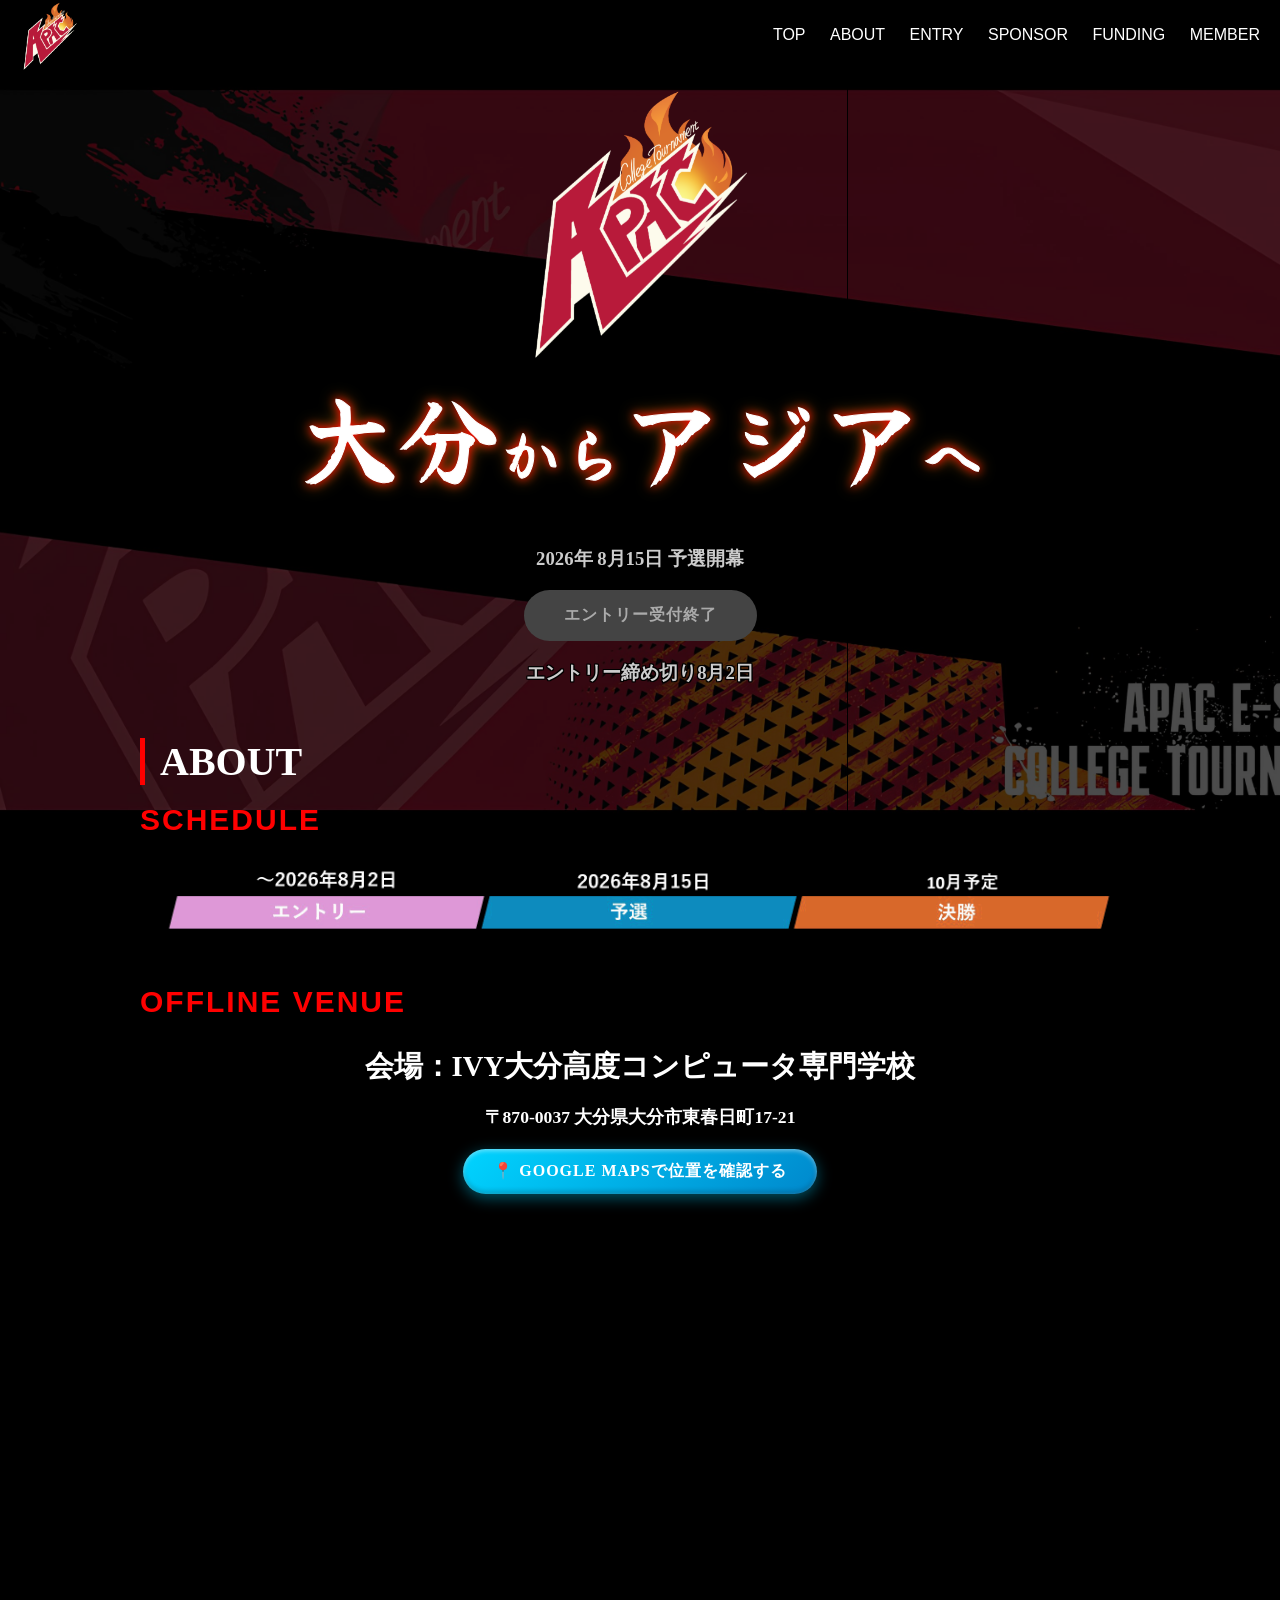
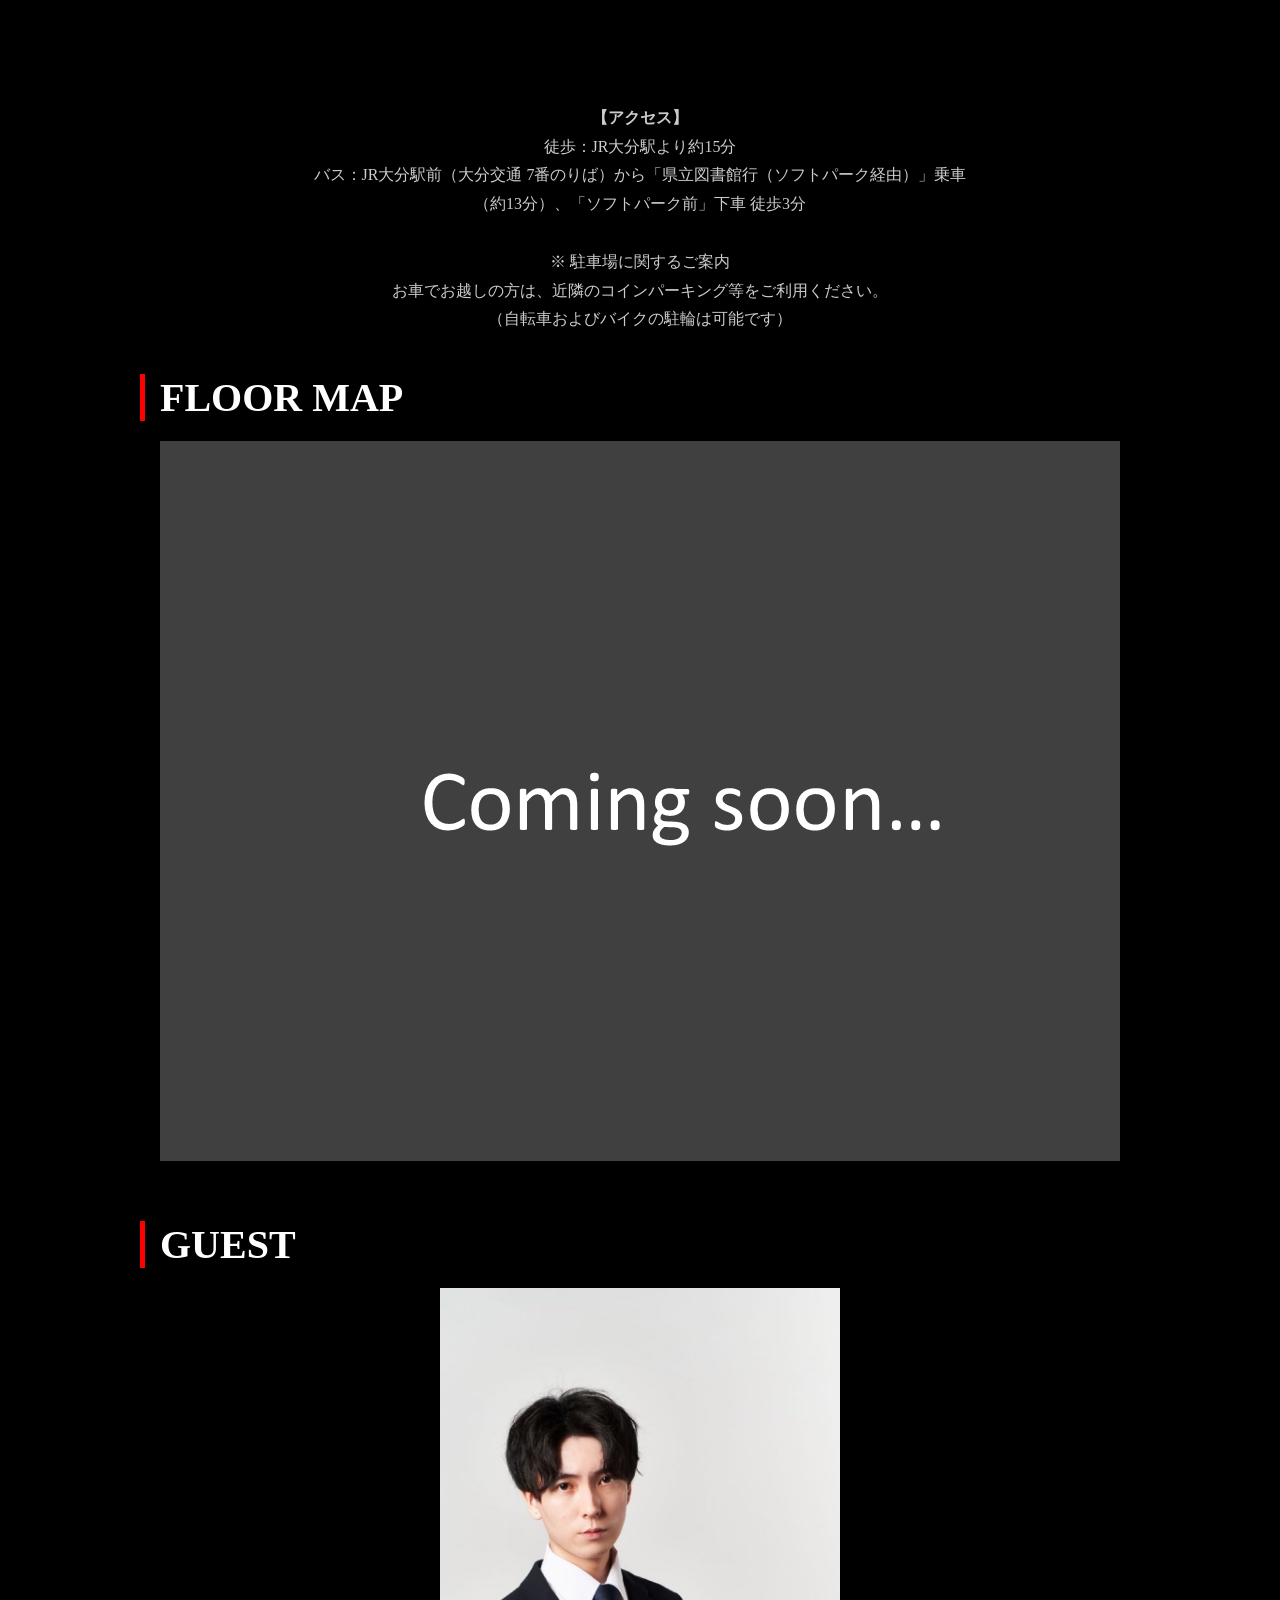
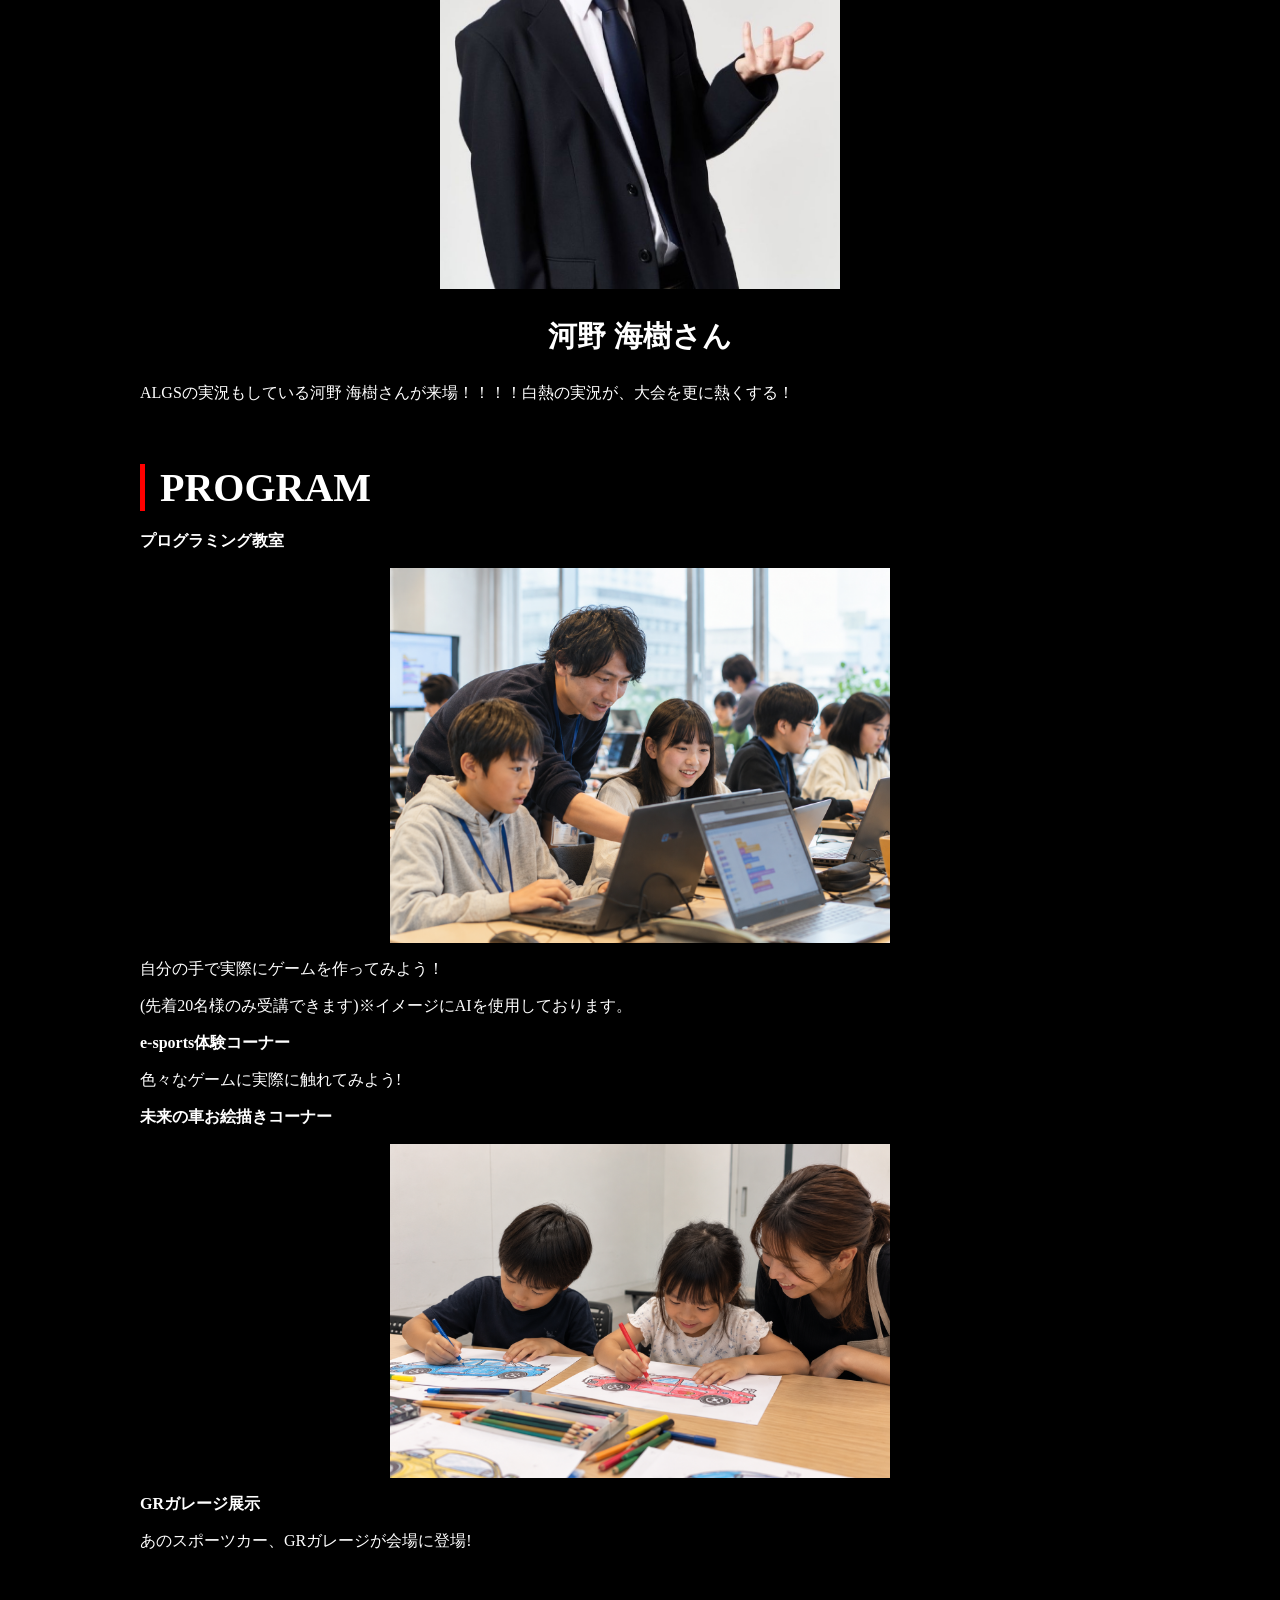
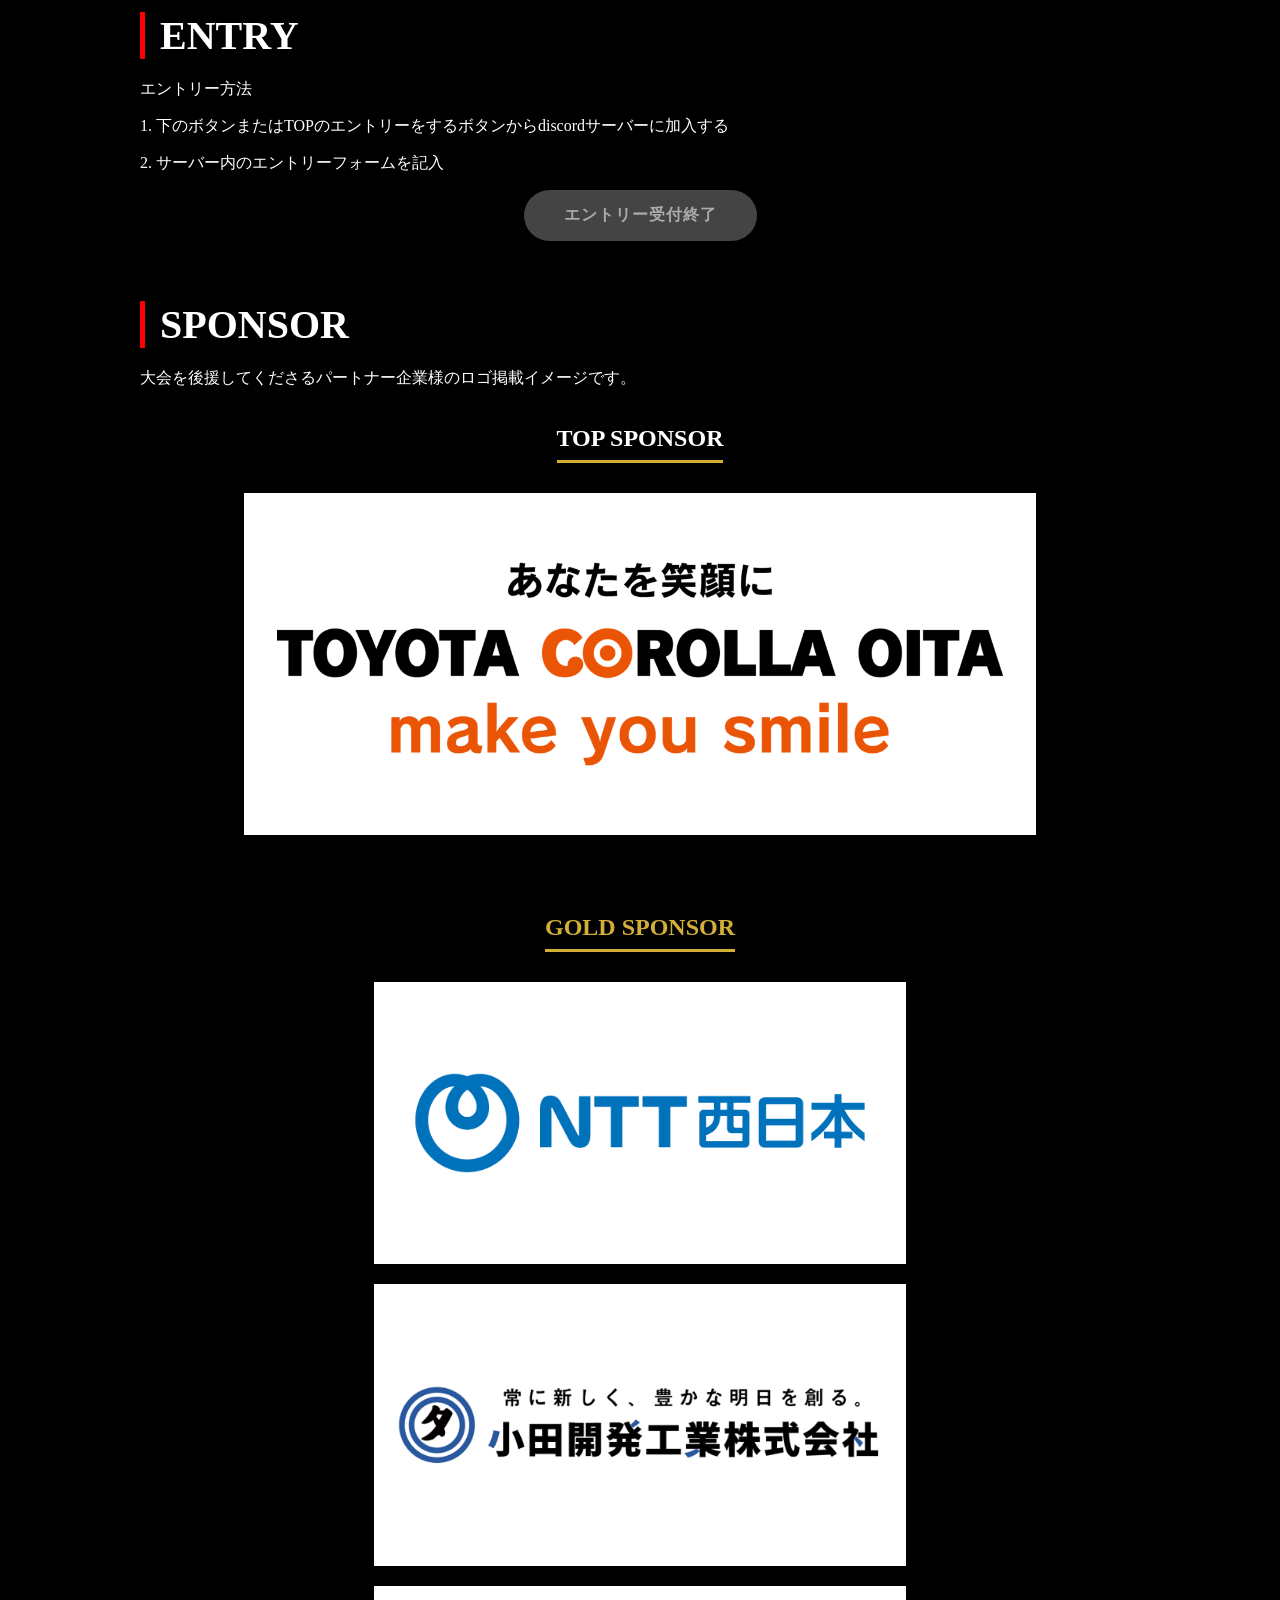
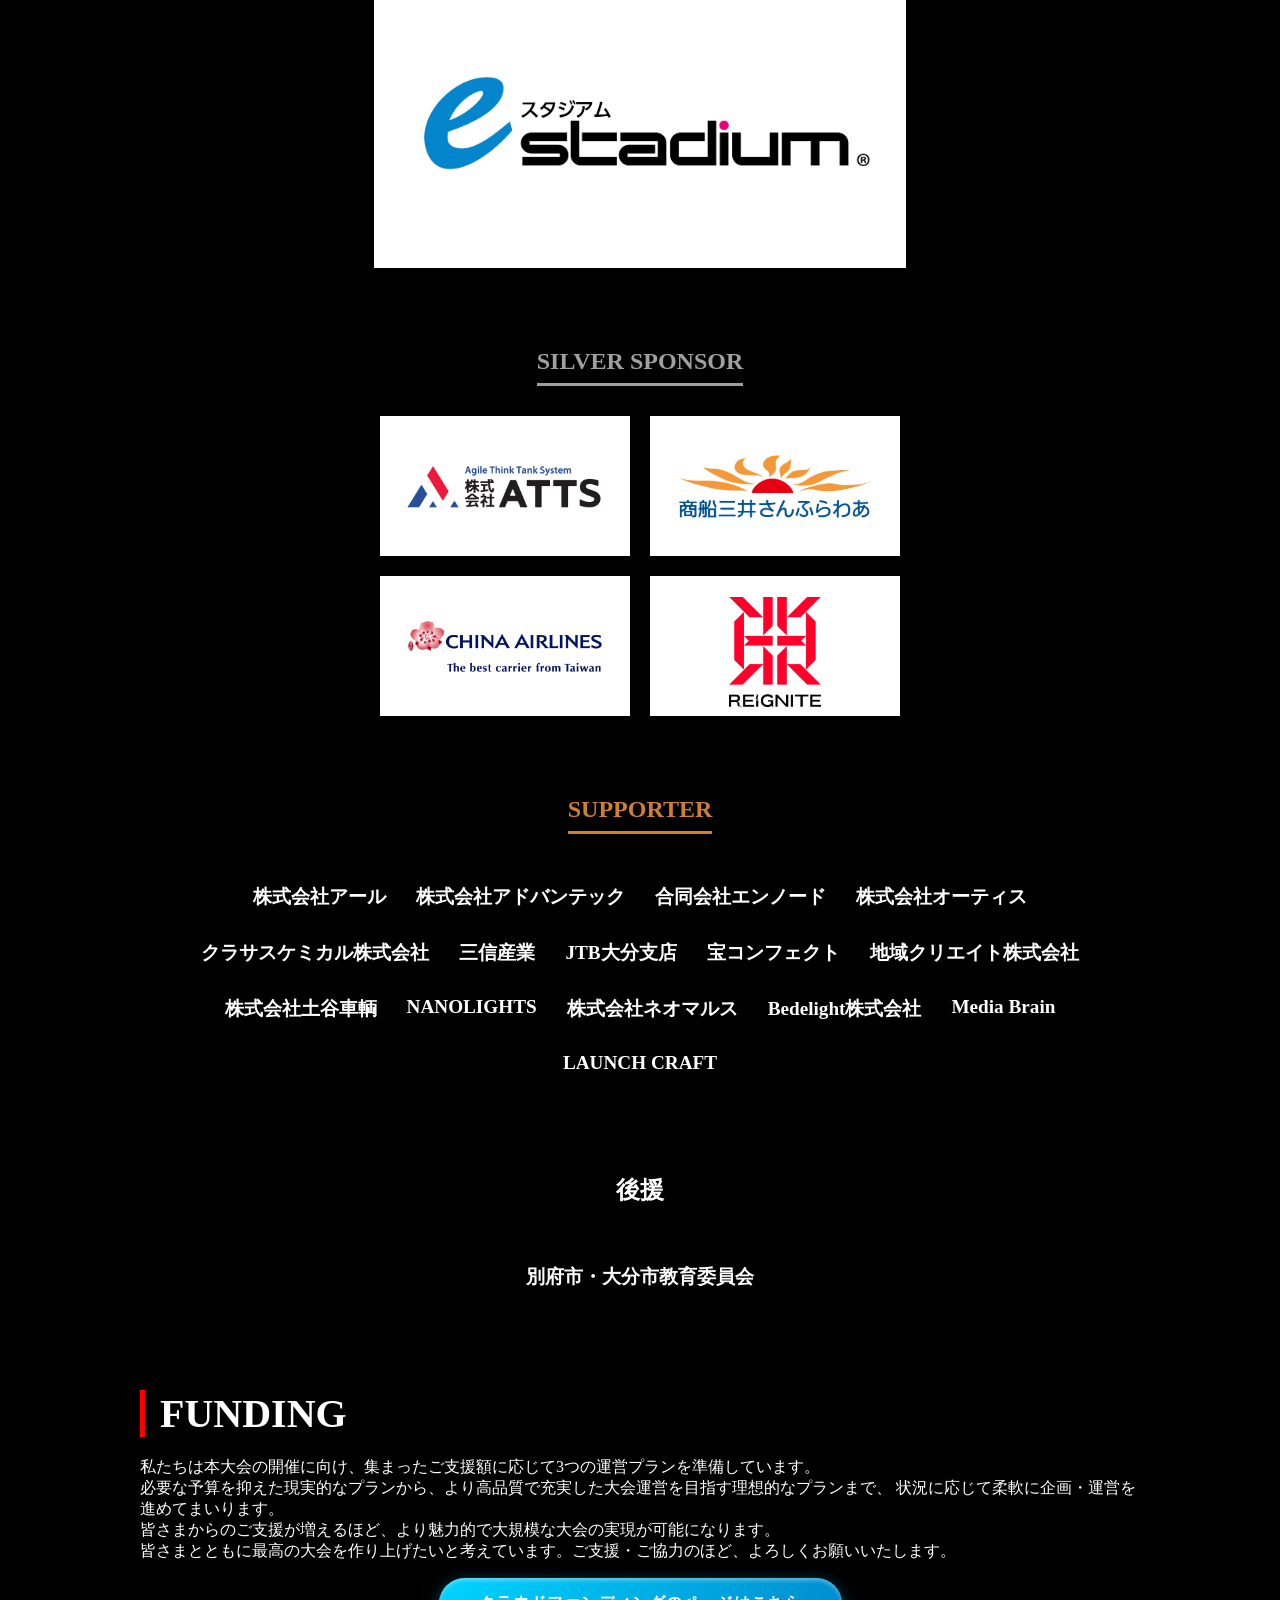
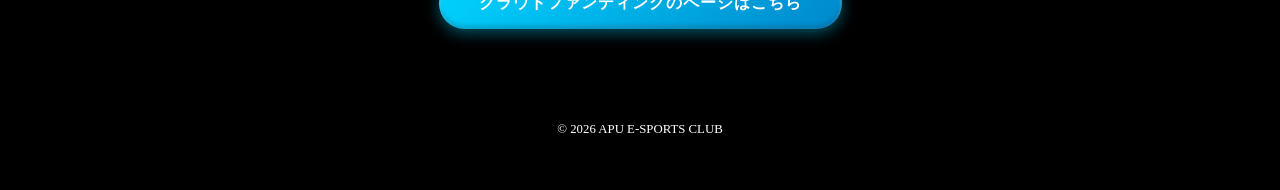
<file: index.html>
<!DOCTYPE html>
<html lang="ja">

<head>
    <meta charset="UTF-8">
    <meta name="viewport" content="width=device-width, initial-scale=1.0">
    <title>Oita×APU Asia-Pacific e-Sports Tournament 2026</title>
    <link rel="stylesheet" href="tournament.css">
</head>

<body class="body-css">
    <header>
        <div class="header-css">
            <img src="APAC  透過.png" alt="大会アイコン" width="100">
            <ul>
                <li class="inline"><a class="text-white no-line" href="#top">TOP</a></li>
                <li class="inline"><a class="text-white no-line" href="#about">ABOUT</a></li>
                <li class="inline"><a class="text-white no-line" href="#entry">ENTRY</a></li>
                <li class="inline"><a class="text-white no-line" href="#sponsor">SPONSOR</a></li>
                <li class="inline"><a class="text-white no-line" href="#funding">FUNDING</a></li>
                <li class="inline"><a class="text-white no-line" href="mem2.html">MEMBER</a></li>
            </ul>
        </div>
    </header>
    <main class="bg-color text-white top-padding" width="100%">

        <section id="top" class="hero">
            <div>
                <img src="APAC  透過.png" alt="大会アイコン" width="400">
                <svg class="slogan-svg" viewBox="0 0 800 160"> 
                    <text x="50%" y="70%" text-anchor="middle" class="slogan-text"> 
                        <tspan class="slogan-large">大分</tspan><tspan class="slogan-normal">から</tspan><tspan class="slogan-large">アジア</tspan><tspan class="slogan-normal">へ</tspan>
                    </text>
                </svg>
                <h3>2026年 8月15日 予選開幕</h3>
                <a href="javascript:void(0)" class="btn-main" style="background: #444444; color: #aaaaaa; box-shadow: none; cursor: not-allowed; pointer-events: none;">エントリー受付終了</a>
                <h3>エントリー締め切り8月2日</h3>
            </div>
        </section>
        <section id="about" class="info-section">
            <h2>ABOUT</h2>
            <div class="title-container">
                <p class="title">SCHEDULE</p>
            </div>
            <img src="schedule2.png" alt="大会スケジュール" width="100%" height="auto">
            
            <div class="title-container">
                <p class="title">OFFLINE VENUE</p>
            </div>
            
            <!-- オフライン会場の案内と住所ボタン -->
            <div style="text-align: center; margin-top: 30px; margin-bottom: 20px; padding: 0 15px;">
                <h3 style="font-size: 1.8rem; margin-bottom: 10px;">会場：IVY大分高度コンピュータ専門学校</h3>
                <p style="font-size: 1.1rem; font-weight: bold; margin-bottom: 20px;">
                    〒870-0037 大分県大分市東春日町17-21
                </p>
                <a href="https://maps.google.com/maps?q=IVY%E5%A4%A7%E5%88%86%E9%AB%98%E5%BA%A6%E3%82%B3%E3%83%B3%E3%83%94%E3%83%A5%E3%83%BC%E3%82%BF%E5%B0%82%E9%96%80%E5%AD%A6%E6%A0%A1" target="_blank" rel="noopener noreferrer" class="btn-main" style="padding: 12px 30px; font-size: 1rem;">
                    📍 Google Mapsで位置を確認する
                </a>
            </div>
            <div class="venue-container" style="max-width: 800px; margin: 30px auto;">
                <iframe src="https://maps.google.com/maps?q=IVY%E5%A4%A7%E5%88%86%E9%AB%98%E5%BA%A6%E3%82%B3%E3%83%B3%E3%83%94%E3%83%A5%E3%83%BC%E3%82%BF%E5%B0%82%E9%96%80%E5%AD%A6%E6%A0%A1&t=&z=15&ie=UTF8&iwloc=&output=embed" style="border:0; width: 100%; max-width: 100%; height: 450px; border-radius: 8px;" allowfullscreen="" loading="lazy" referrerpolicy="no-referrer-when-downgrade"></iframe>
            </div>

            <!-- 公共交通機関と駐車場のご案内 -->
            <div style="text-align: center; margin: 0 auto 40px auto; padding: 0 20px; max-width: 700px; box-sizing: border-box;">
                <p style="font-size: 1rem; color: #cccccc; line-height: 1.8; word-break: keep-all; overflow-wrap: break-word;">
                    <strong>【アクセス】</strong><br>
                    徒歩：JR大分駅より約15分<br>
                    バス：JR大分駅前（大分交通 7番のりば）から「県立図書館行（ソフトパーク経由）」乗車（約13分）、「ソフトパーク前」下車 徒歩3分<br>
                    <br>
                    ※ 駐車場に関するご案内<br>
                    お車でお越しの方は、近隣のコインパーキング等をご利用ください。<br>
                    （自転車およびバイクの駐輪は可能です）
                </p>
            </div>
            
            <h2>FLOOR MAP</h2>
            <div class="center">
                <img src="coming soon.png" alt="floor map">
            </div>
        </section>
        
        <section id="GUEST" class="info-section">
            <h2>GUEST</h2>
            <div class="guest-center">
    <img src="guest.png" alt="ゲスト" width="400">
    <h3 class="guest-name">河野 海樹さん</h3>
</div>
            <p>ALGSの実況もしている河野 海樹さんが来場！！！！白熱の実況が、大会を更に熱くする！</p>
        </section>
        <section id="program" class="info-section">
            <h2>PROGRAM</h2>
                    <p><strong>プログラミング教室</strong> </p>
                   <div class="center">
                   <img src="pro.png" alt="プログラミング" class="center" width="500" height:"auto">
                   </div>
                   <p>自分の手で実際にゲームを作ってみよう！</p>
                   <p>(先着20名様のみ受講できます)※イメージにAIを使用しております。</p>
                    <p><strong>e-sports体験コーナー</strong> </p>
                    <p>色々なゲームに実際に触れてみよう! </p>
                    <p><strong>未来の車お絵描きコーナー</strong> </p>
                    <div class="center">
                    <img src="oekaki.png" alt="お絵描き" class="center" width="500" height="auto">
                    </div>
                    <p><strong>GRガレージ展示</strong> </p>
                    <p>あのスポーツカー、GRガレージが会場に登場! </p>
        </section>
        <section id="entry" class="info-section">
            <h2>ENTRY</h2>
            <p>エントリー方法</p>
            <p>1. 下のボタンまたはTOPのエントリーをするボタンからdiscordサーバーに加入する</p>
            <p>2. サーバー内のエントリーフォームを記入</p>
            <div class="center">
                <a href="javascript:void(0)" class="btn-main" style="background: #444444; color: #aaaaaa; box-shadow: none; cursor: not-allowed; pointer-events: none;">エントリー受付終了</a>
            </div>
        </section>

        <section id="sponsor" class="info-section">
            <h2>SPONSOR</h2>
            <p>
                大会を後援してくださるパートナー企業様のロゴ掲載イメージです。
            </p>

            <div class="sponsor-tier top">
                <h2 style="border-left: none !important; padding-left: 0 !important;">TOP SPONSOR</h2>
                <div class="sponsor-grid">
                    <a href="https://www.toyota.c-oita.co.jp/" target="_blank" rel="noopener noreferrer" class="sponsor-item">
                        <img src="コローラ.svg" alt="トップスポンサー 1" width="750" height="300">
                    </a>
                </div>
            </div>

            <div class="sponsor-tier gold">
                <h2 style="border-left: none !important; padding-left: 0 !important;">GOLD SPONSOR</h2>
                <div class="sponsor-grid-custom">
                    <a href="https://www.ntt-west.co.jp/" target="_blank" rel="noopener noreferrer" class="sponsor-item gold-item-custom">
                        <img src="NTT.svg" alt="ゴールドスポンサー 1" width="500" height="200">
                    </a>
                    <a href="https://odakaihatsu.co.jp/" target="_blank" rel="noopener noreferrer" class="sponsor-item gold-item-custom">
                        <img src="小田開発工業.svg" alt="ゴールドスポンサー 2" width="500" height="200">
                    </a>
                    <a href="https://estadium.co.jp/" target="_blank" rel="noopener noreferrer" class="sponsor-item gold-item-custom">
                        <img src="E－スタジウム.svg" alt="ゴールドスポンサー 3" width="500" height="200">
                    </a>
                </div>
            </div>

            <div class="sponsor-tier silver">
                <h2 style="border-left: none !important; padding-left: 0 !important;">SILVER SPONSOR</h2>
                <div class="sponsor-grid-custom">
                    <a href="https://sponsor-website.com" target="_blank" rel="noopener noreferrer" class="sponsor-item silver-item-custom">
                        <img src="ATTS.svg" alt="シルバースポンサー 1" width="300" height="125">
                    </a>
                    <a href="https://www.ferry-sunflower.co.jp/" target="_blank" rel="noopener noreferrer" class="sponsor-item silver-item-custom">
                        <img src="サンフラワー.svg" alt="シルバースポンサー 2" width="300" height="125">
                    </a>
                    <a href="https://www.china-airlines.com/jp/jp" target="_blank" rel="noopener noreferrer" class="sponsor-item silver-item-custom">
                        <img src="China Airlines.svg" alt="シルバースポンサー 3" width="300" height="125">
                    </a>
                    <a href="https://reignite.jp/" target="_blank" rel="noopener noreferrer" class="sponsor-item silver-item-custom">
                        <img src="ロゴ縦01.png" alt="シルバースポンサー 4" class="reignite-logo">
                    </a>
                </div>
            </div>

            <div class="sponsor-tier supporter">
                <h2 style="border-left: none !important; padding-left: 0 !important;">SUPPORTER</h2>
                <div class="supporter-text-container">
                    <a href="https://www.r2020.com/" target="_blank" rel="noopener noreferrer" class="supporter-text-item">株式会社アール</a>
                    <a href="https://www.advantec-japan.co.jp/" target="_blank" rel="noopener noreferrer" class="supporter-text-item">株式会社アドバンテック</a>
                    <a href="https://ennode.co.jp/" target="_blank" rel="noopener noreferrer" class="supporter-text-item">合同会社エンノード</a>
                    <a href="https://www.otis-web.co.jp/" target="_blank" rel="noopener noreferrer" class="supporter-text-item">株式会社オーティス</a>
                    <a href="https://www.crasus.co.jp/" target="_blank" rel="noopener noreferrer" class="supporter-text-item">クラサスケミカル株式会社</a>
                    <a href="https://san-sin.com/" target="_blank" rel="noopener noreferrer" class="supporter-text-item">三信産業</a>
                    <a href="https://branch.jtbbwt.com/j8796-0" target="_blank" rel="noopener noreferrer" class="supporter-text-item">JTB大分支店</a>
                    <a href="https://www.takaraconfect.co.jp/" target="_blank" rel="noopener noreferrer" class="supporter-text-item">宝コンフェクト</a>
                    <a href="https://c-create.co.jp/" target="_blank" rel="noopener noreferrer" class="supporter-text-item">地域クリエイト株式会社</a>
                    <a href="https://sponsor-website.com" target="_blank" rel="noopener noreferrer" class="supporter-text-item">株式会社土谷車輌</a>
                    <a href="https://sponsor-website.com" target="_blank" rel="noopener noreferrer" class="supporter-text-item">NANOLIGHTS</a>
                    <a href="https://www.neomars.co.jp/" target="_blank" rel="noopener noreferrer" class="supporter-text-item">株式会社ネオマルス</a>
                    <a href="https://be-delight.com/" target="_blank" rel="noopener noreferrer" class="supporter-text-item">Bedelight株式会社</a>
                    <a href="https://sponsor-website.com" target="_blank" rel="noopener noreferrer" class="supporter-text-item">Media Brain</a>
                    <a href="https://sponsor-website.com" target="_blank" rel="noopener noreferrer" class="supporter-text-item">LAUNCH CRAFT</a>
                </div>
            </div>
        </section>
        <div class="sponsor-tier suppoter">
            <h2 style="border-left: none !important; padding-left: 0 !important;">後援</h2>
            <div class="supporter-text-container">
                <a target="_blank" rel="noopener noreferrer" class="supporter-text-item">別府市・大分市教育委員会 </a>
            </div>
        </div>
        
        <section id="funding" class="info-section">
            <h2>FUNDING</h2>
            <p>
                私たちは本大会の開催に向け、集まったご支援額に応じて3つの運営プランを準備しています。
                <br>
                必要な予算を抑えた現実的なプランから、より高品質で充実した大会運営を目指す理想的なプランまで、
                状況に応じて柔軟に企画・運営を進めてまいります。
                <br>
                皆さまからのご支援が増えるほど、より魅力的で大規模な大会の実現が可能になります。
                <br>
                皆さまとともに最高の大会を作り上げたいと考えています。ご支援・ご協力のほど、よろしくお願いいたします。
            </p>
            <div class="center">
                <a href="https://camp-fire.jp/projects/945999/view" class="btn-main">クラウドファンディングのページはこちら</a>
            </div>
        </section>
    </main>
    <footer>
        <p>&copy; 2026 APU E-SPORTS CLUB</p>
    </footer>
    <script src="script.js"></script>
</body>
</file>
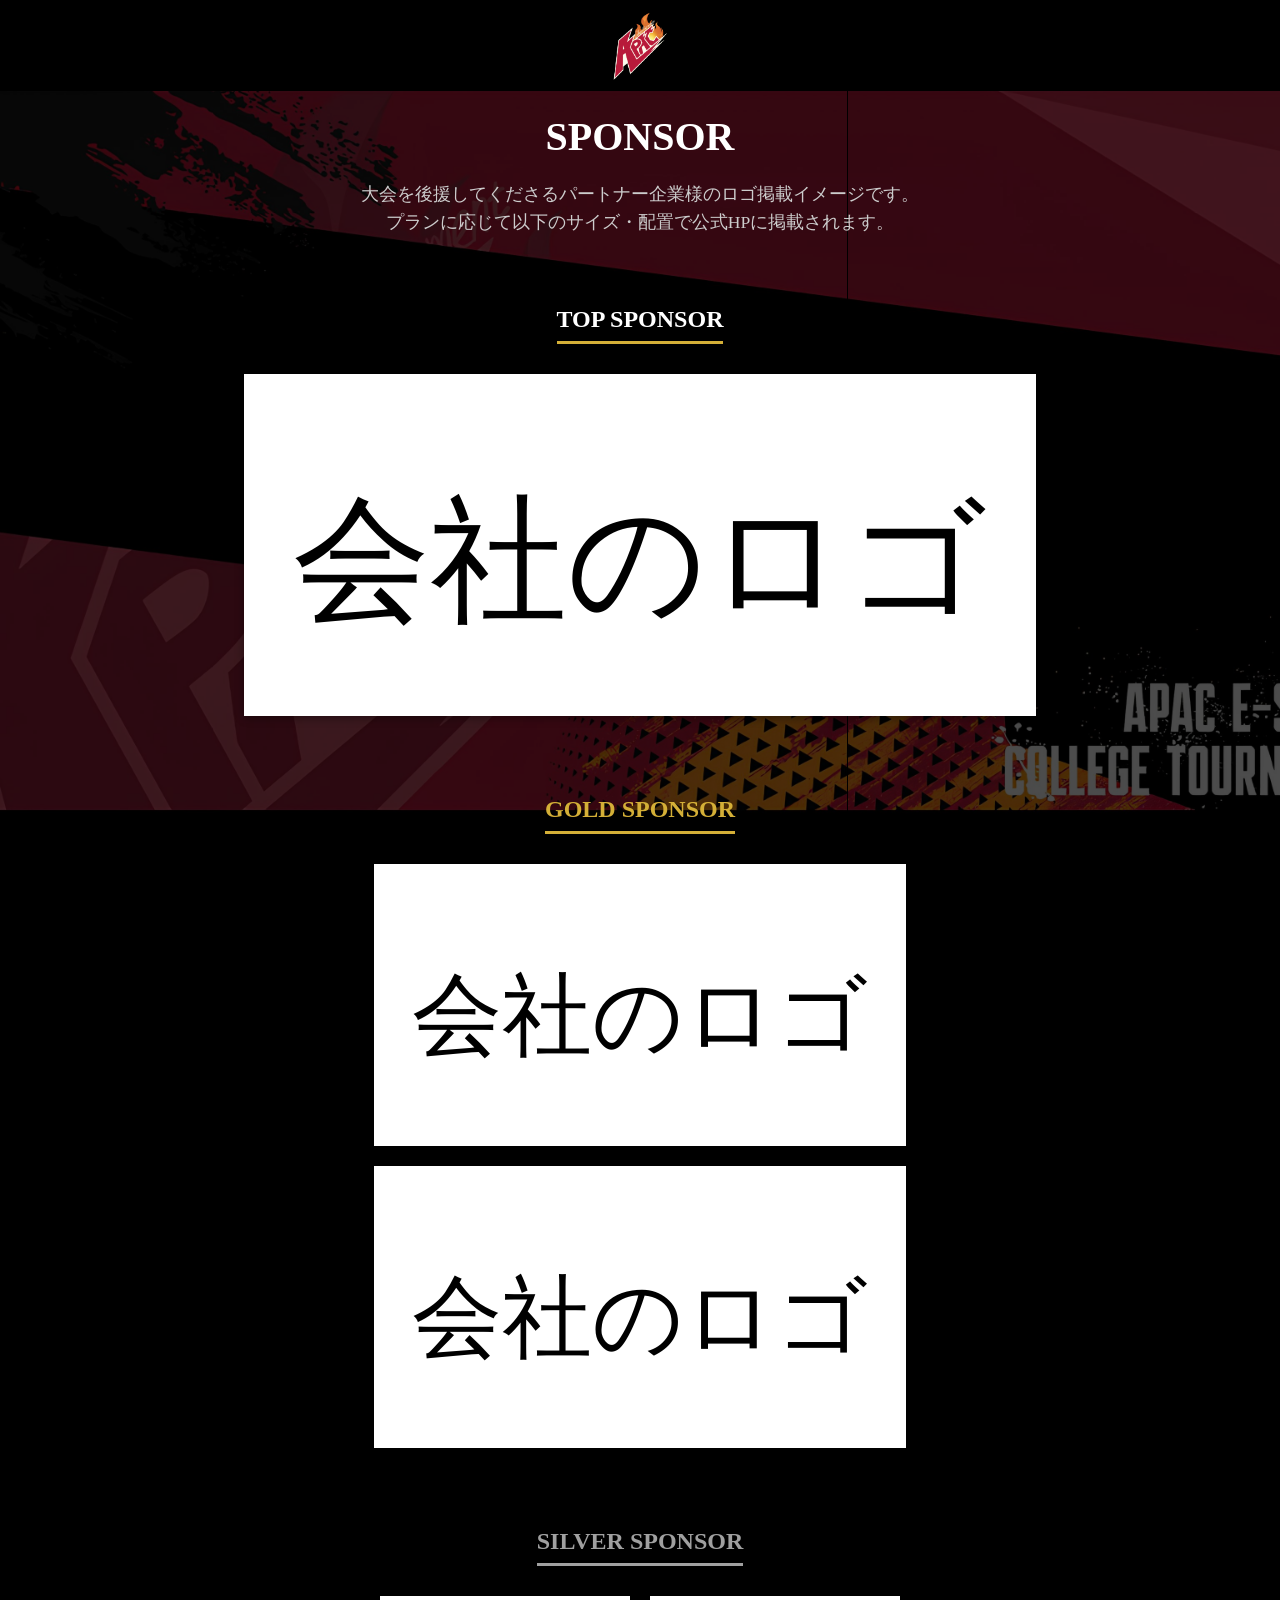
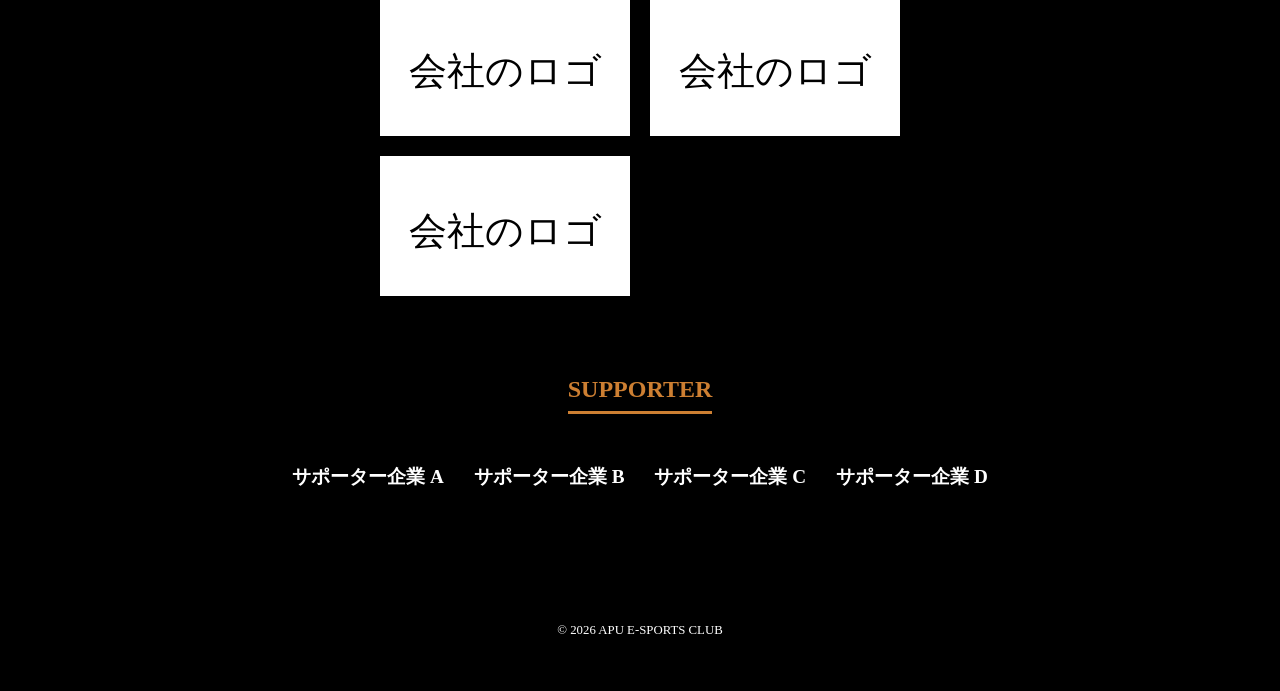
<file: (Temp)sponsor.html>
<!DOCTYPE html>
<html lang="ja">
<head>
    <meta charset="UTF-8">
    <meta name="viewport" content="width=device-width, initial-scale=1.0">
    <title>Oita×APU Asia-Pacific e-Sports Tournament 2026 - SPONSOR</title>
    <link rel="stylesheet" href="tournament.css">
    <style>
        /* 깃허브 서버 및 모바일 환경에서도 정렬이 무조건 유지되도록 인라인 스타일 보완 */
        .sponsor-grid-custom {
            display: flex !important;
            flex-wrap: wrap !important; /* 모바일과 PC 모두 유연하게 대응하기 위해 wrap으로 변경 */
            justify-content: center !important;
            gap: 20px !important;
            align-items: center !important;
            width: 100% !important;
        }

        /* 골드: PC에서는 한 줄에 2개 (정확히 50% 유연한 분할) */
       .gold-item-custom {
        width: calc(50% - 10px) !important; /* PC에서 완벽하게 2열 배치 */
        max-width: 500px !important;
    }

        /* 실버: PC에서는 한 줄에 3개 (정확히 33.33% 분할) */
        .silver-item-custom {
        width: calc(33.333% - 14px) !important;
        max-width: 250px !important;
    }
        /* 서포터: 텍스트 전용 스타일링 */
        .supporter-text-container {
            display: flex !important;
            flex-wrap: wrap !important;
            justify-content: center !important;
            gap: 30px !important;
            padding: 20px !important;
        }

        .supporter-text-item {
            font-size: 1.2rem !important;
            font-weight: bold !important;
            color: #ffffff !important;
            text-decoration: none !important;
            transition: color 0.3s ease !important;
        }

        .supporter-text-item:hover {
            color: #cd7f32 !important; /* 마우스 올렸을 때 서포터 고유 색상으로 변경 */
        }

        /* ==========================================
           모바일 화면 (768px 이하) 최적화 레이아웃
        ========================================== */
        @media (max-width: 768px) {
        .sponsor-grid-custom {
            flex-wrap: wrap !important; /* 모바일에서는 자연스럽게 아래로 떨어지도록 설정 */
            gap: 15px !important;       /* 모바일 여백 좁힘 */
        }
        
        /* 골드: 모바일에서는 한 줄에 1개씩 꽉 차게 배치 */
        .gold-item-custom {
            width: 100% !important;     /* 너비 100% */
            max-width: 340px !important; /* tournament.css와 맞춤 */
            height: auto !important;     /* 높이는 이미지 비율에 맞게 자동 조절 */
            padding: 15px !important;   /* 안쪽 여백 약간 줄임 */
        }
        
        /* 실버: 모바일에서는 한 줄에 2개씩 배치 (calc 계산 수정) */
        .silver-item-custom {
            width: calc(50% - 8px) !important; /* 2열 배치 */
            max-width: 180px !important;
            height: auto !important;
            padding: 10px !important;
        }
        
        .supporter-text-item {
            font-size: 1rem !important;
        }
    }
</style>
</head>
<body class="body-css">

    <header>
        <div class="header-css" style="justify-content: center !important; flex-direction: row !important; padding: 10px 0 !important; max-height: 80px !important;">
            <img src="APAC  透過.png" alt="大会アイコン" width="100" style="margin: 0 auto !important;">
        </div>
    </header>

    <main class="bg-color text-white top-padding" style="min-height: 100vh; box-sizing: border-box;">

        <section id="sponsor" class="info-section">
            
            <h2 style="text-align: center !important; border-left: none !important; padding-left: 0 !important; font-size: 40px; margin-bottom: 20px;">SPONSOR</h2>
            
            <p class="sponsor-subtitle" style="text-align: center !important; color: #ccc; margin-bottom: 50px; line-height: 1.6;">
                大会を後援してくださるパートナー企業様のロゴ掲載イメージです。<br>
                プランに応じて以下のサイズ・配置で公式HPに掲載されます。
            </p>

            <div class="sponsor-tier top">
                <h2 style="border-left: none !important; padding-left: 0 !important;">TOP SPONSOR</h2>
                <div class="sponsor-grid">
                    <a href="https://sponsor-website.com" target="_blank" rel="noopener noreferrer" class="sponsor-item">
                        <img src="company logo example.svg" alt="トップスポンサー 1" width="750" height="300">
                    </a>
                </div>
            </div>

            <div class="sponsor-tier gold">
                <h2 style="border-left: none !important; padding-left: 0 !important;">GOLD SPONSOR</h2>
                <div class="sponsor-grid-custom">
                    <a href="https://sponsor-website.com" target="_blank" rel="noopener noreferrer" class="sponsor-item gold-item-custom">
                        <img src="company logo example.svg" alt="ゴールドスポンサー 1" width="500" height="200">
                    </a>
                    <a href="https://sponsor-website.com" target="_blank" rel="noopener noreferrer" class="sponsor-item gold-item-custom">
                        <img src="company logo example.svg" alt="ゴールドスポンサー 2" width="500" height="200">
                    </a>
                </div>
            </div>

            <div class="sponsor-tier silver">
                <h2 style="border-left: none !important; padding-left: 0 !important;">SILVER SPONSOR</h2>
                <div class="sponsor-grid-custom">
                    <a href="https://sponsor-website.com" target="_blank" rel="noopener noreferrer" class="sponsor-item silver-item-custom">
                        <img src="company logo example.svg" alt="シルバースポンサー 1" width="250" height="100">
                    </a>
                    <a href="https://sponsor-website.com" target="_blank" rel="noopener noreferrer" class="sponsor-item silver-item-custom">
                        <img src="company logo example.svg" alt="シルバースポンサー 2" width="250" height="100">
                    </a>
                    <a href="https://sponsor-website.com" target="_blank" rel="noopener noreferrer" class="sponsor-item silver-item-custom">
                        <img src="company logo example.svg" alt="シルバースポンサー 3" width="250" height="100">
                    </a>
                </div>
            </div>

            <div class="sponsor-tier supporter">
                <h2 style="border-left: none !important; padding-left: 0 !important;">SUPPORTER</h2>
                <div class="supporter-text-container">
                    <a href="https://sponsor-website.com" target="_blank" rel="noopener noreferrer" class="supporter-text-item">サポーター企業 A</a>
                    <a href="https://sponsor-website.com" target="_blank" rel="noopener noreferrer" class="supporter-text-item">サポーター企業 B</a>
                    <a href="https://sponsor-website.com" target="_blank" rel="noopener noreferrer" class="supporter-text-item">サポーター企業 C</a>
                    <a href="https://sponsor-website.com" target="_blank" rel="noopener noreferrer" class="supporter-text-item">サポーター企業 D</a>
                </div>
            </div>
        </section>

    </main>

    <footer>
        <p>&copy; 2026 APU E-SPORTS CLUB</p>
    </footer>

</body>
</html>
</file>
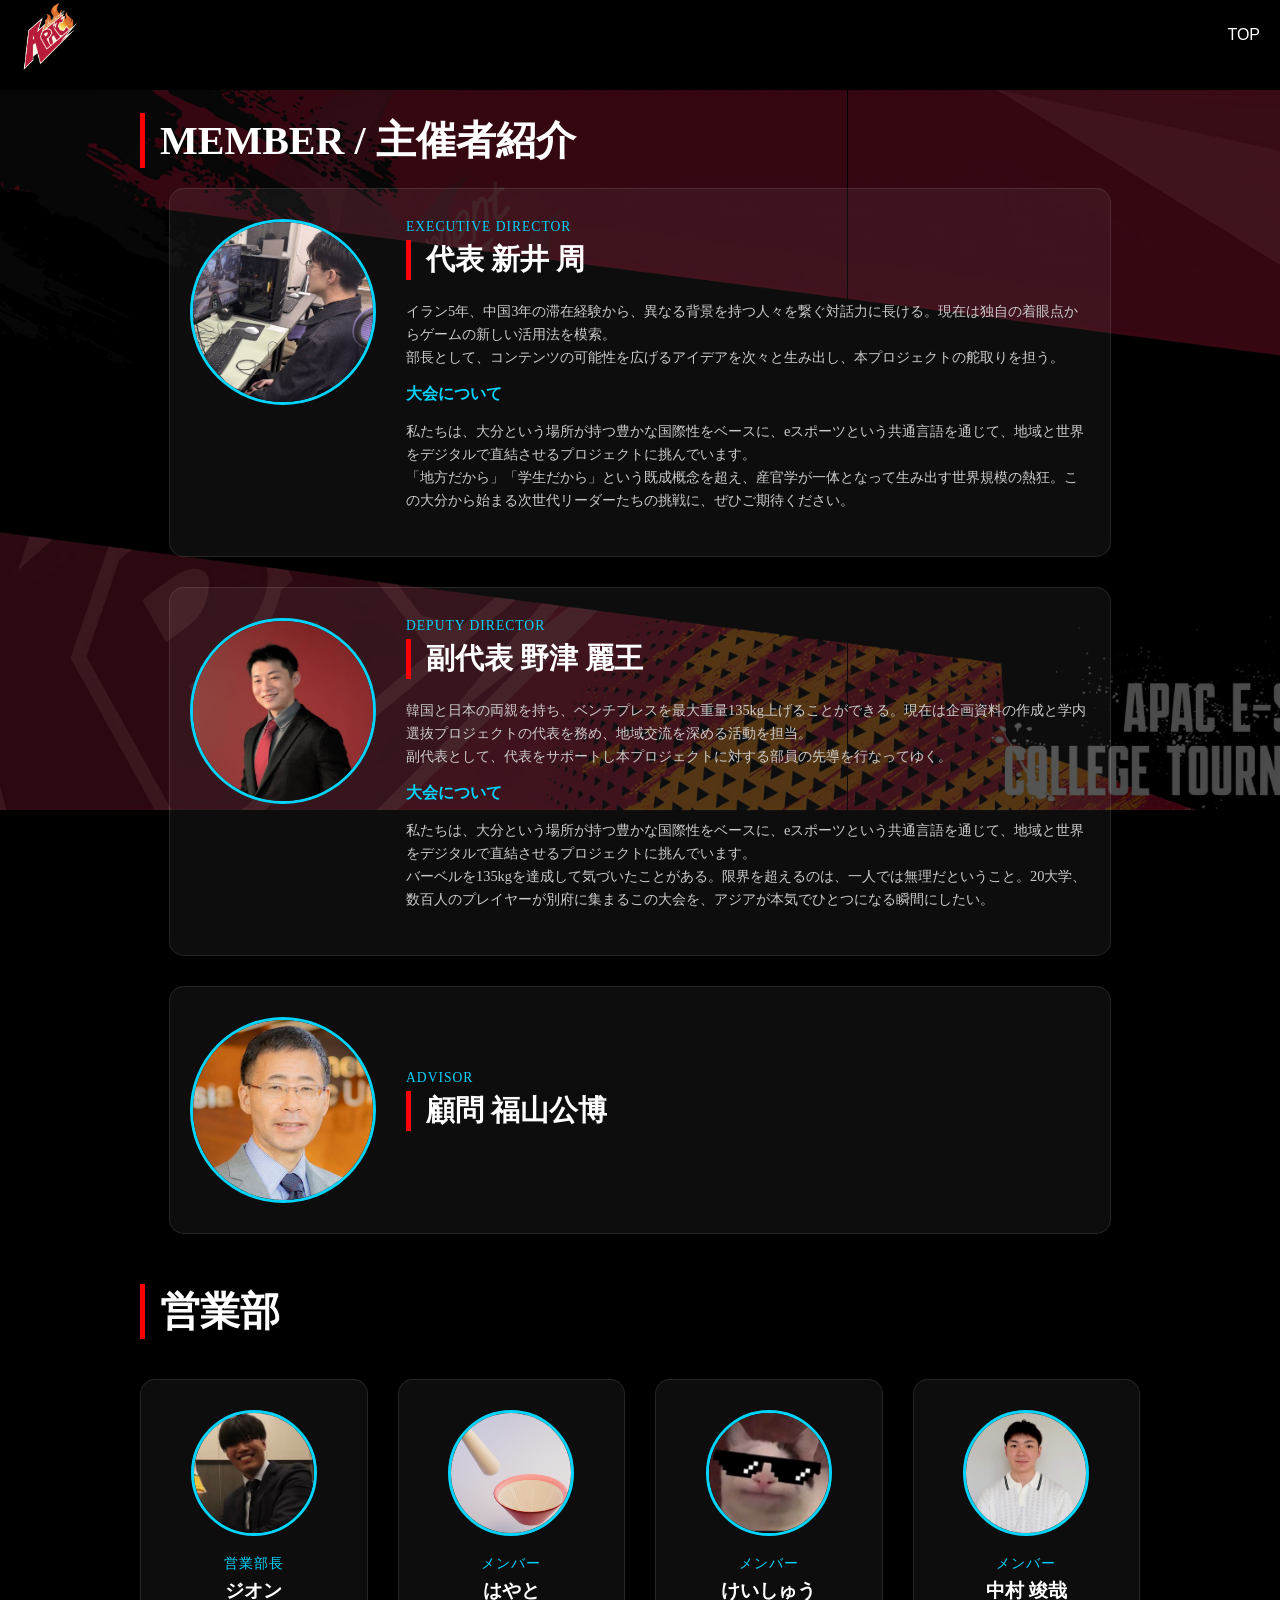
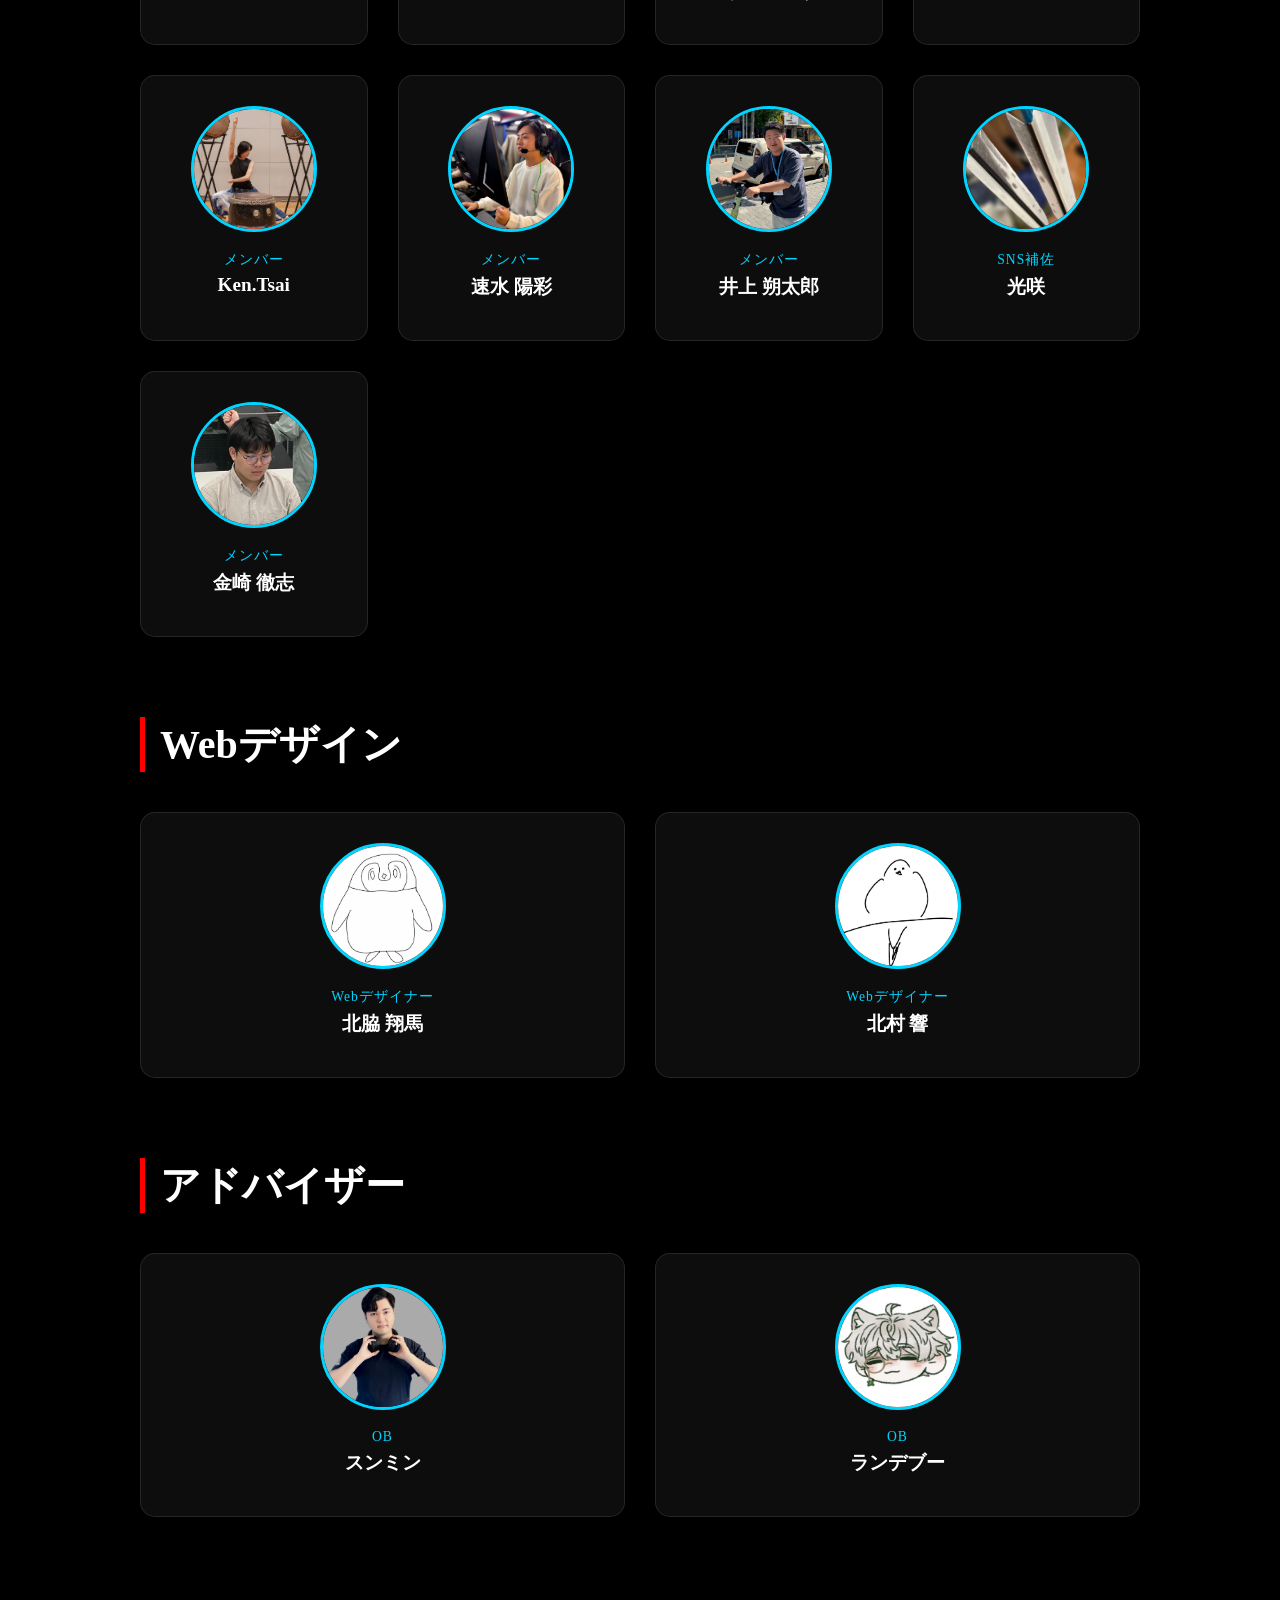
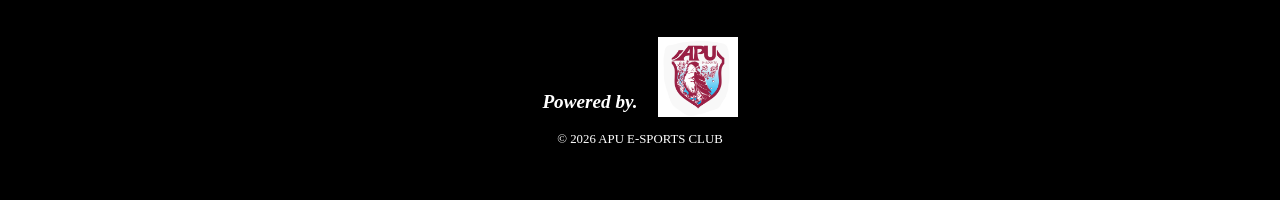
<file: mem2.html>
<!DOCTYPE html>
<html lang="ja">

<head>
    <meta charset="UTF-8">
    <meta name="viewport" content="width=device-width, initial-scale=1.0">
    <title>Members - Oita×APU Asia-Pacific e-Sports Tournament 2026</title>
    <link rel="stylesheet" href="tournament.css">

</head>

<body class="body-css">
    <header>
        <div class="header-css">
            <img src="APAC  透過.png" alt="大会アイコン" width="100">
            <ul>
                <li class="inline"><a class="text-white no-line" href="index.html">TOP</a></li>
            </ul>
        </div>
    </header>

    <main class="bg-color text-white top-padding">
        <div class="container info-section">
            
            <h2>MEMBER / 主催者紹介</h2>

            <div class="member-showcase">
                
                <div class="member-card primary-card">
                    <img src="boss.jpg" alt="代表 新井 周" class="member-avatar">
                    <div class="member-info">
                        <p class="role">EXECUTIVE DIRECTOR</p>
                        <h2 class="name" style="font-size: 1.8rem;">代表 新井 周</h2>
                        <p class="description">
                            イラン5年、中国3年の滞在経験から、異なる背景を持つ人々を繋ぐ対話力に長ける。現在は独自の着眼点からゲームの新しい活用法を模索。<br>
                            部長として、コンテンツの可能性を広げるアイデアを次々と生み出し、本プロジェクトの舵取りを担う。
                        </p>
                        <h3 class="sub-title">大会について</h3>
                        <p class="description">
                            私たちは、大分という場所が持つ豊かな国際性をベースに、eスポーツという共通言語を通じて、地域と世界をデジタルで直結させるプロジェクトに挑んでいます。<br>
                            「地方だから」「学生だから」という既成概念を超え、産官学が一体となって生み出す世界規模の熱狂。この大分から始まる次世代リーダーたちの挑戦に、ぜひご期待ください。
                        </p>
                    </div>
                </div>

                <div class="member-card primary-card">
                    <img src="sub_boss.jpg" alt="副代表 野津 麗王" class="member-avatar">
                    <div class="member-info">
                        <p class="role">DEPUTY DIRECTOR</p>
                        <h2 class="name" style="font-size: 1.8rem;">副代表 野津 麗王</h2>
                        <p class="description">
                            韓国と日本の両親を持ち、ベンチプレスを最大重量135kg上げることができる。現在は企画資料の作成と学内選抜プロジェクトの代表を務め、地域交流を深める活動を担当。<br>
                            副代表として、代表をサポートし本プロジェクトに対する部員の先導を行なってゆく。
                        </p>
                        <h3 class="sub-title">大会について</h3>
                        <p class="description">
                            私たちは、大分という場所が持つ豊かな国際性をベースに、eスポーツという共通言語を通じて、地域と世界をデジタルで直結させるプロジェクトに挑んでいます。<br>
                            バーベルを135kgを達成して気づいたことがある。限界を超えるのは、一人では無理だということ。20大学、数百人のプレイヤーが別府に集まるこの大会を、アジアが本気でひとつになる瞬間にしたい。
                        </p>
                    </div>
                </div>

                <div class="member-card primary-card" style="align-items: center;">
                    <img src="big_boss.jpg" alt="顧問 福山公博" class="member-avatar">
                    <div class="member-info">
                        <p class="role">ADVISOR</p>
                        <h2 class="name" style="font-size: 1.8rem;">顧問 福山公博</h2>
                    </div>
                </div>

            </div>

            <h2>営業部</h2>
            <div class="member-grid">
                <div class="member-card">
                    <img src="jion.jpg" alt="ジオン" class="member-avatar">
                    <p class="role">営業部長</p>
                    <p class="name">ジオン</p>
                </div>
                <div class="member-card">
                    <img src="gomASURI.png" alt="はやと" class="member-avatar">
                    <p class="role">メンバー</p>
                    <p class="name">はやと</p>
                </div>
                <div class="member-card">
                    <img src="keishu.png" alt="けいしゅう" class="member-avatar">
                    <p class="role">メンバー</p>
                    <p class="name">けいしゅう</p>
                </div>
                <div class="member-card">
                    <img src="shunya.jpg" alt="中村 竣哉" class="member-avatar">
                    <p class="role">メンバー</p>
                    <p class="name">中村 竣哉</p>
                </div>
                <div class="member-card">
                    <img src="Ken.jpeg" alt="Ken.Tsai" class="member-avatar">
                    <p class="role">メンバー</p>
                    <p class="name">Ken.Tsai</p>
                </div>
                <div class="member-card">
                    <img src="raguo.jpg" alt="速水 陽彩" class="member-avatar">
                    <p class="role">メンバー</p>
                    <p class="name">速水 陽彩</p>
                </div>
                <div class="member-card">
                    <img src="ino.jpg" alt="井上 朔太郎" class="member-avatar">
                    <p class="role">メンバー</p>
                    <p class="name">井上 朔太郎</p>
                </div>
                <div class="member-card">
                    <img src="hosa.jpg" alt="光咲" class="member-avatar">
                    <p class="role">SNS補佐</p>
                    <p class="name">光咲</p>
                </div>
                 <div class="member-card">
                    <img src="muramasa.png" alt="金崎　徹志" class="member-avatar">
                    <p class="role">メンバー</p>
                    <p class="name">金崎 徹志</p>
                </div>
            </div>
            
            <h2>Webデザイン</h2>
            <div class="member-grid">
                <div class="member-card">
                    <img src="me.jpg" alt="北脇 翔馬" class="member-avatar">
                    <p class="role">Webデザイナー</p>
                    <p class="name">北脇 翔馬</p>
                </div>
                <div class="member-card">
                    <img src="hibiki.png" alt="北村 響" class="member-avatar">
                    <p class="role">Webデザイナー</p>
                    <p class="name">北村 響</p>
                </div>
            </div>
            
            <h2>アドバイザー</h2>
            <div class="member-grid">
                <div class="member-card">
                    <img src="smin1.png" alt="smin" class="member-avatar" id="adv-1">
                    <p class="role">OB</p>
                    <p class="name">スンミン</p>
                </div>
                <div class="member-card">
                    <img src="Randevu.png" alt="randevu" class="member-avatar">
                    <p class="role">OB</p>
                    <p class="name">ランデブー</p>
                </div>
            </div>
        </div>
    </main>

    <footer>
        <div class="powered-by-container">
            <span class="powered-by-text">Powered by.</span>
            <img src="APU esports logo.png" alt="APU esports logo" class="powered-by-logo" id="ft-logo">
        </div>
        <p>&copy; 2026 APU E-SPORTS CLUB</p>
    </footer>

    <script src="script.js"></script>
</body>
</html>
</file>
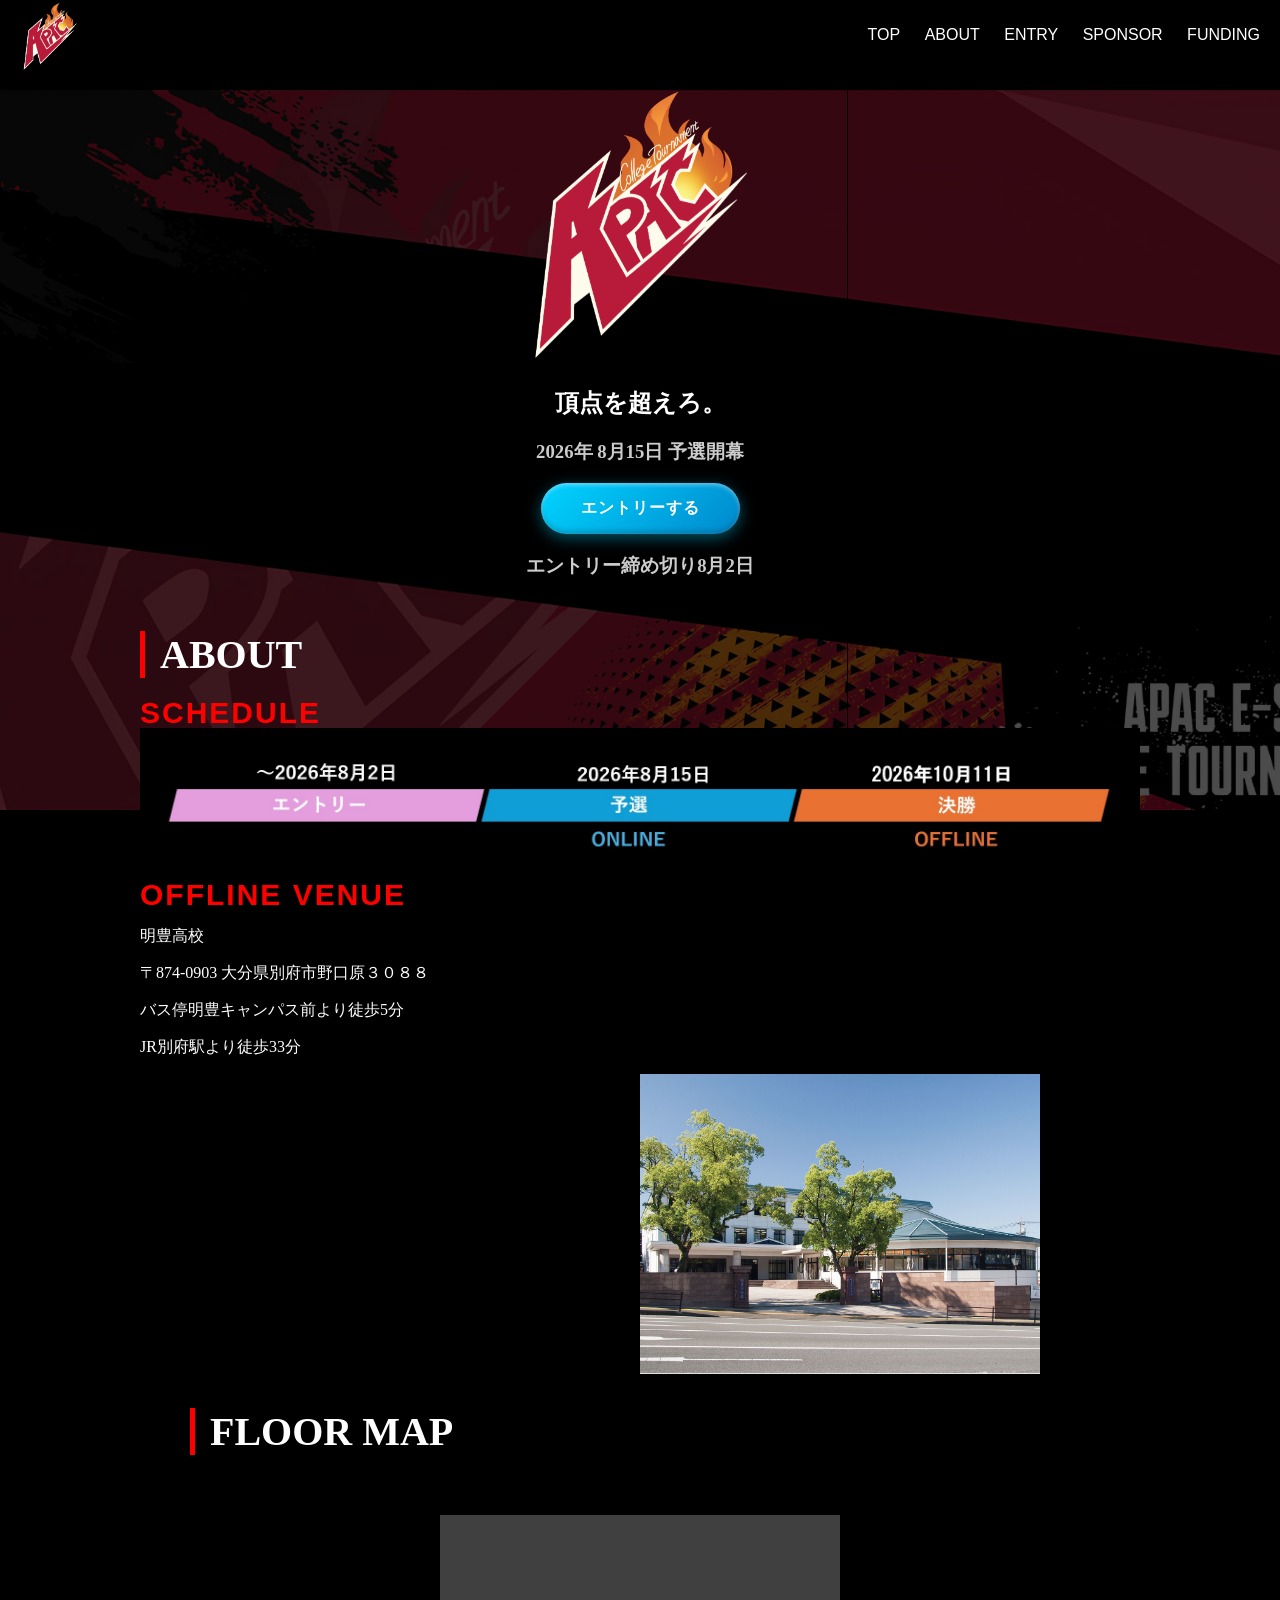
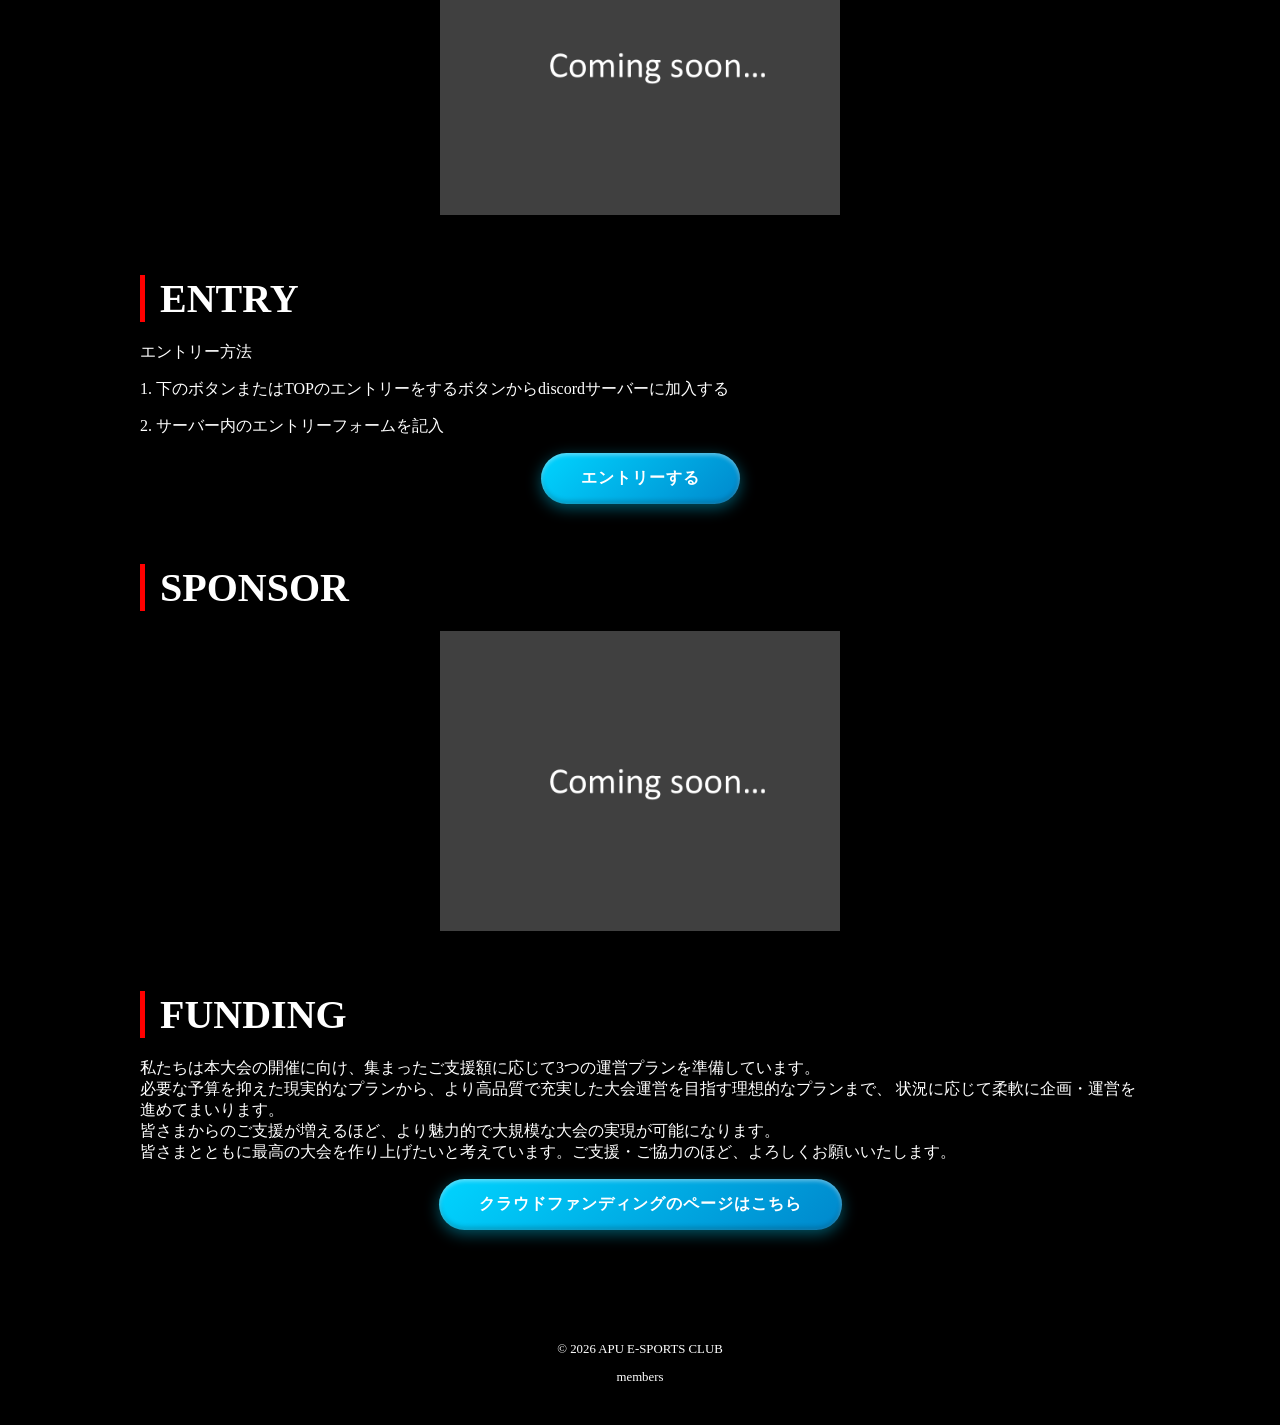
<file: tournament.html>
<!DOCTYPE html>
<html lang="ja">

<head>
    <meta charset="UTF-8">
    <meta name="viewport" content="width=device-width, initial-scale=1.0">
    <title>Oita×APU Asia-Pacific e-Sports Tournament 2026</title>
    <link rel="stylesheet" href="tournament.css">
</head>

<body class="body-css">
    <header>
        <div class="header-css">
            <img src="APAC  透過.png" alt="大会アイコン" width="100">
            <ul>
                <li class="inline"><a class="text-white no-line" href="#top">TOP</a></li>
                <li class="inline"><a class="text-white no-line" href="#about">ABOUT</a></li>
                <li class="inline"><a class="text-white no-line" href="#entry">ENTRY</a></li>
                <li class="inline"><a class="text-white no-line" href="#sponsor">SPONSOR</a></li>
                <li class="inline"><a class="text-white no-line" href="#funding">FUNDING</a></li>
            </ul>
        </div>
    </header>
    <main class="bg-color text-white top-padding">

        <section id="top" class="hero">
            <div>
                <img src="APAC  透過.png" alt="大会アイコン" width="400">
                <h1 class="slogan">頂点を超えろ。</h1>
                <h3>2026年 8月15日 予選開幕</h3>
                <a href="https://discord.gg/PU4FCZHA" class="btn-main">エントリーする</a>
                <h3>エントリー締め切り8月2日</h3>
            </div>
        </section>
        <section id="about" class="info-section">
            <h2>ABOUT</h2>
            <div class="title-container">
                <p class="title">SCHEDULE</p>
            </div>
            <img src="schedule.jpg" alt="大会スケジュール" width="1030" height="155">
            <div class="title-container">
                <p class="title">OFFLINE VENUE</p>
            </div>
            <p>明豊高校</p>
            <p>〒874-0903 大分県別府市野口原３０８８</p>
            <p>バス停明豊キャンパス前より徒歩5分</p>
            <p>JR別府駅より徒歩33分</p>
            <div class="center">
                <iframe
                    src="https://www.google.com/maps/embed?pb=!1m18!1m12!1m3!1d2549.2064220631005!2d131.48266722171567!3d33.28491313971241!2m3!1f0!2f0!3f0!3m2!1i1024!2i768!4f13.1!3m3!1m2!1s0x3546a6f71b6f8c35%3A0x103e9312afb1a6d0!2z5piO6LGK5Lit5a2m5qCh44O76auY562J5a2m5qCh!5e0!3m2!1sja!2sjp!4v1779252609084!5m2!1sja!2sjp"
                    width="400" height="300" style="border:0;" allowfullscreen="" loading="lazy"
                    referrerpolicy="no-referrer-when-downgrade"></iframe>
                <img src="school_gate.png" width="400" ,height="300">
            </div>
            <div class="info-section">
                <h2>FLOOR MAP</h2>
            </div>
            <div class="center">
                <img src="coming soon.png" alt="floor map" width="400" height="300">
            </div>

        </section>
        <section id="entry" class="info-section">
            <h2>ENTRY</h2>
            <p>エントリー方法</p>
            <p>1. 下のボタンまたはTOPのエントリーをするボタンからdiscordサーバーに加入する</p>
            <p>2. サーバー内のエントリーフォームを記入</p>
            <div class="center">
                <a href="https://discord.gg/PU4FCZHA" class="btn-main">エントリーする</a>
            </div>
        </section>

        <section id="sponsor" class="info-section">
            <h2>SPONSOR</h2>
            <div class="center">
                <img src="coming soon.png" alt="floor map" width="400" height="300">
            </div>
        </section>

        <section id="funing" class="info-section">
            <h2>FUNDING</h2>
            <p>
                私たちは本大会の開催に向け、集まったご支援額に応じて3つの運営プランを準備しています。
                <br>
                必要な予算を抑えた現実的なプランから、より高品質で充実した大会運営を目指す理想的なプランまで、
                状況に応じて柔軟に企画・運営を進めてまいります。
                <br>
                皆さまからのご支援が増えるほど、より魅力的で大規模な大会の実現が可能になります。
                <br>
                皆さまとともに最高の大会を作り上げたいと考えています。ご支援・ご協力のほど、よろしくお願いいたします。
            </p>
            <div class="center">
                <a href="https://camp-fire.jp/projects/945999/view" class="btn-main">クラウドファンディングのページはこちら</a>
            </div>
        </section>
    </main>
    <footer>
        <p>&copy; 2026 APU E-SPORTS CLUB</p>
        <a href="mem2.html">members</a>
    </footer>
</body>
</file>
<file: tournament.css>
/* 1. 使用フォント（修正が必要） */
@font-face {
    font-family: 'YujiSyuku';
    src: url('./fonts/YujiSyuku-Regular.woff2') format('woff2');
    font-weight: normal;
    font-style: normal;
}

/* 2. 全域および基本タグの設定 */
html {
    scroll-behavior: smooth;
    scroll-padding-top: 80px;
}

.body-css {
    margin: 0;
    padding: 0;
    overflow-x: hidden;
    background-color: black; 
}

/* 背景画像用の別レイヤーを作成 */
.body-css::before {
    content: "";
    position: fixed; 
    top: 0;
    left: 0;
    width: 100%;
    height: 100vh;
    z-index: -1; 
    background-image: url("Apac-esports-college-tournament-homepage-background.jpg");
    background-size: cover;
    background-position: center;
    background-repeat: no-repeat;
    animation: bgFadeIn 0.7s ease-in-out both; 
}

@keyframes bgFadeIn {
    from { opacity: 0; }
    to { opacity: 1; }
}

img {
    max-width: 100%;
    height: auto;
}

iframe {
    max-width: 100%;
    aspect-ratio: 4 / 3; 
}

/* 3. ユーティリティクラス（共通属性） */
.bg-color {
    background-color: rgba(0, 0, 0, 0.7);
    overflow: hidden;
}
.text-white { color: white; }
.font { font-family: sans-serif; }
.style-flex, .flex { display: flex; }
.center {
    display: flex; 
    justify-content: center;
    align-items: center;
    text-align: center;
}
.margin-left {
    background-color: #000; 
    margin-left: 10px;
}
.max-h-20 { max-height: 5rem; }
.no-line { text-decoration: none; }
.inline {
    display: inline-block;
    margin-right: 20px;
}
.top-padding { padding-top: 80px; }
.sticky { position: sticky; }

/* 4. レイアウト（ヘッダー、フッター） */
.header-css {
    background-color: black;
    position: fixed;
    color: white;
    font-family: sans-serif;
    display: flex;
    max-height: 80px;
    width: 100%;
    justify-content: space-between;
    align-items: center;
    margin: 0 auto;
    z-index: 50;
}

footer {
    display: block;
    text-align: center;
    padding: 40px;
    background-color: rgba(0, 0, 0, 0.7);
    font-size: 0.8rem;
    color: white;
    width: 100%;
    box-sizing: border-box;
}

footer a {
    color: inherit;
    text-decoration: none;
}

/* 5. メインセクションとコンポーネント */
.hero {
    background-color: transparent; 
    display: flex;
    justify-content: center;
    align-items: center;
    text-align: center;
}

.hero h3 {
    color: #CCC;
    font-weight: bold;
    text-shadow:
        1px 1px 0px #000, -1px -1px 0px #000,
        -1px 1px 0px #000, 1px -1px 0px #000,
        1px 0px 0px #000, -1px 0px 0px #000,
        0px 1px 0px #000, 0px -1px 0px #000;
}

.schedule {
    max-width: 1050px; 
    height: auto;
}

.info-section {
    padding-left: 5%;  
    padding-right: 5%; 
    max-width: 1000px; 
    margin: 0 auto;    
    margin-bottom: 60px; 
}

.info-section h2 {
    border-left: 5px solid #ff0000;
    padding-left: 15px;
    margin-bottom: 20px;
    font-size: 40px;
}

.title {
    color: #ff0000;
    font-family: 'HGSoeiKakugothicUB', sans-serif;
    font-weight: 900;
    font-size: 30px;
    letter-spacing: 2px;
    margin: 0;
    line-height: 1;
    display: flex;
    align-items: center;
}

.venue-container {
    display: flex;
    justify-content: center;
    align-items: center;
    gap: 20px; 
    margin: 20px auto;
    max-width: 800px;
}

.venue-container iframe,
.venue-container img {
    width: 100%;
    max-width: 500px; 
    aspect-ratio: 4 / 3; 
    object-fit: cover; 
    border-radius: 8px; 
}

/* 6. 特殊要素（ボタン、SVGブラシ） */
.btn-main {
    display: inline-block;
    background: linear-gradient(135deg, #00d4ff, #0088cc); 
    color: white;
    padding: 15px 40px;
    text-decoration: none;
    border-radius: 50px;
    font-weight: bold;
    text-transform: uppercase; 
    letter-spacing: 1px; 
    box-shadow: 0 4px 15px rgba(0, 212, 255, 0.4), 
                inset 0 2px 4px rgba(255, 255, 255, 0.4), 
                inset 0 -3px 5px rgba(0, 0, 0, 0.2);
    transition: all 0.3s ease;
}

.btn-main:hover {
    transform: translateY(-2px);
    box-shadow: 0 6px 20px rgba(0, 212, 255, 0.6), 
                inset 0 2px 4px rgba(255, 255, 255, 0.5), 
                inset 0 -3px 5px rgba(0, 0, 0, 0.2);
}

.btn-main:active {
    transform: translateY(1px);
    box-shadow: 0 2px 10px rgba(0, 212, 255, 0.3), 
                inset 0 2px 5px rgba(0, 0, 0, 0.4);
}

.slogan-svg {
    width: 100%;
    max-width: 800px;
    height: 160px;
    margin: 0 auto;
    display: block;
}

.slogan-text {
    font-family: 'YujiSyuku', serif; 
    font-size: clamp(3rem, 6vw, 5rem); 
    fill: transparent;       
    stroke: #ffffff;         
    stroke-width: 1px;       
    stroke-dasharray: 1200;  
    stroke-dashoffset: 1200; 
    animation: write-slogan 1.5s ease-in-out forwards; 
}

.slogan-large {
    font-size: 1.3em;
}

.slogan-normal {
    font-size: 0.8em;
}

/* 7. アニメーション（登場順制御） */
@keyframes write-slogan {
    0% { stroke-dashoffset: 1000; fill: transparent; filter: none; }
    80% { stroke-dashoffset: 0; fill: transparent; filter: none; }
    100% { 
        stroke-dashoffset: 0; 
        fill: #ffffff; 
        filter: drop-shadow(0 0 5px rgba(255, 0, 0, 1))
                drop-shadow(0 0 7px rgba(247, 153, 13, 0.5));
    }
}

@keyframes simpleFadeIn {
    from { opacity: 0; }
    to { opacity: 1; }
}

.hero img[alt="大会アイコン"],
.hero h3,
.hero .btn-main {
    animation: simpleFadeIn 1s ease-in-out both;
}

.hero h3:nth-of-type(1) { animation-delay: 0.5s; }
.hero .btn-main { animation-delay: 0.6s; }
.hero h3:nth-of-type(2) { animation-delay: 0.7s; }

.info-section,
footer {
    animation: simpleFadeIn 1s ease-in-out 1.5s both;
}

.powered-by-container {
    display: flex;
    justify-content: center;
    align-items: flex-start;
    gap: 20px;
    margin-bottom: 15px; 
}

.powered-by-text {
    font-size: 1.2rem;
    font-style: italic;
    font-weight: bold;
    color: #ffffff;
    line-height: 1; 
    margin-top: 55px;
}

.powered-by-logo {
    width: 80px;
    height: auto;
}

/* 8. メディアクエリ（モバイル画面対応） */
@media (max-width: 768px) {
    .venue-container {
        flex-direction: column; 
    }
    .venue-container iframe,
    .venue-container img {
        width: 100%; 
    }
    .header-css {
        flex-direction: column;
        padding: 10px 0;
        max-height: none; 
    }
    .header-css ul {
        padding: 0;
        margin: 10px 0 0 0;
        text-align: center;
    }
    .inline {
        margin-right: 10px;
        font-size: 14px;
    }
    .slogan-text { 
        font-size: 4.5rem; 
    }
    main section:last-of-type {
        margin-bottom: 0;
    }
    .top-padding {
        padding-top: 120px; 
    }
    .hero img[alt="大会アイコン"] {
        width: 550px;
    }
}

/* 9. チームメンバーの紹介 */
.member-showcase { margin-bottom: 50px; }
        .member-grid {
            display: grid;
            grid-template-columns: repeat(auto-fit, minmax(200px, 1fr));
            gap: 30px;
            padding: 20px 0;
            margin-bottom: 60px;
        }
        .member-card {
            background-color: rgba(255, 255, 255, 0.05);
            border: 1px solid rgba(255, 255, 255, 0.1);
            border-radius: 15px;
            padding: 30px 20px;
            text-align: center;
            transition: transform 0.3s ease, background-color 0.3s ease;
        }
        .member-card:hover {
            transform: translateY(-5px);
            background-color: rgba(255, 255, 255, 0.1);
            border-color: rgba(0, 212, 255, 0.5);
            box-shadow: 0 10px 20px rgba(0, 212, 255, 0.1);
        }
        .member-avatar {
            width: 120px;
            height: 120px;
            border-radius: 50%;
            object-fit: cover;
            margin-bottom: 15px;
            border: 3px solid #00d4ff;
        }
        .role {
            font-size: 0.85rem;
            color: #00d4ff;
            letter-spacing: 1px;
            margin: 0 0 5px 0;
        }
        .name {
            font-size: 1.2rem;
            font-weight: bold;
            color: #ffffff;
            margin: 0 0 10px 0;
        }
        .description {
            font-size: 0.9rem;
            color: #cccccc;
            line-height: 1.6;
            text-align: left;
        }
        .sub-title {
            color: #00d4ff;
            margin-top: 15px;
            margin-bottom: 5px;
            font-size: 1rem;
            text-align: left;
        }
        /* 主要人物特化レイアウト */
        .primary-card {
            display: flex;
            flex-direction: row;
            align-items: flex-start;
            gap: 30px;
            max-width: 900px;
            margin: 0 auto 30px auto;
            text-align: left;
        }
        .primary-card .member-avatar {
            width: 180px;
            height: 180px;
            margin-bottom: 0;
            flex-shrink: 0; 
        }
        .primary-card .member-info { flex: 1; }

        @keyframes simplePop {
            0% { transform: scale(1); filter: brightness(1); }
            50% { transform: scale(1.8); filter: brightness(2); } 
            100% { transform: scale(1); filter: brightness(1); }
        }

        .logo-pop {
            animation: simplePop 3s ease-in-out;
        }
        
        /* ==========================================
        10. SPONSOR SECTION (style1.css 통합)
        ========================================== */
        .sponsor-subtitle {
            font-size: 1.1rem;
            color: #ccc;
            margin-bottom: 40px;
            text-align: center;
        }

        .sponsor-tier {
            margin-bottom: 60px;
            text-align: center;
        }

        .sponsor-tier h2 {
            font-size: 1.5rem;
            font-weight: 600;
            margin-bottom: 30px;
            position: relative;
            display: inline-block;
            padding-bottom: 8px;
            border-left: none !important; /* 기존 h2 속성 상쇄 */
            padding-left: 0 !important;   /* 기존 h2 속성 상쇄 */
        }

        /* 등급별 하단 포인트 라인 */
        .top h2 { color: #ffffff; border-bottom: 3px solid #d4af37; }
        .gold h2 { color: #d4af37; border-bottom: 3px solid #d4af37; }
        .silver h2 { color: #a0a0a0; border-bottom: 3px solid #a0a0a0; }
        .supporter h2 { color: #cd7f32; border-bottom: 3px solid #cd7f32; }

        /* 그리드 레이아웃 설정 */
        .sponsor-grid {
            display: flex;
            flex-wrap: wrap;
            justify-content: center;
            gap: 30px;
            align-items: center;
        }

        .sponsor-item {
            display: flex;
            justify-content: center;
            align-items: center;
            background-color: #ffffff;
            border: 1px solid rgba(255, 255, 255, 0.1);
            border-radius: 0; /* 둥근 모서리 제거 (기본 각진 사각형) */
            padding: 20px;
            box-shadow: 0 2px 8px rgba(0,0,0,0.4);
            transition: transform 0.3s ease, box-shadow 0.3s ease;
        }

        .sponsor-item:hover {
            transform: translateY(-5px);
            box-shadow: 0 10px 20px rgba(0, 212, 255, 0.2);
        }

        .sponsor-item img {
            width: 100%;
            height: auto;
            object-fit: contain;
        }

        /* --- 등급별 로고 크기 제어 --- */
         .top .sponsor-item {
            width: 100%;
            max-width: 750px;
            height: 300px;
        }
        
        .gold .sponsor-item {
            width: 100%;
            max-width: 500px;
            height: 240px;
        }

        .silver .sponsor-item {
            width: calc(50% - 14px);
            max-width: 250px;
            height: 140px;
            box-sizing: border-box;
        }

        .supporter .sponsor-item {
            width: 100%;
            max-width: 180px;
            height: 110px;
        }

/* 반응형 모바일 대응 (기존 @media (max-width: 768px) 내부에 넣거나 하단에 배치) */
@media (max-width: 768px) {
    .top .sponsor-item { max-width: 390px; height: 200px; }
    .gold .sponsor-item { max-width: 340px; height: 180px; }
    .silver .sponsor-item { max-width: 200px; height: 120px; }
    .supporter .sponsor-item { max-width: 150px; height: 100px; }
}

        /* モバイル対応（画面が狭くなった際に縦配置へ変更） */
        @media (max-width: 768px) {
            .primary-card {
                flex-direction: column;
                align-items: center;
                text-align: center;
            }
            .primary-card .description, .primary-card .sub-title {
                text-align: left;
            }
        }
.sponsor-grid-custom {
    display: flex !important;
    flex-wrap: wrap !important;
    justify-content: center !important;
    gap: 20px !important;
    align-items: center !important;
    width: 100% !important;
}

.gold-item-custom {
    width: calc(50% - 10px) !important;
    max-width: 500px !important;
}

.silver-item-custom {
    width: calc(50% - 14px) !important;
    max-width: 250px !important;
}

.supporter-text-container {
    display: flex !important;
    flex-wrap: wrap !important;
    justify-content: center !important;
    gap: 30px !important;
    padding: 20px !important;
}

.supporter-text-item {
    font-size: 1.2rem !important;
    font-weight: bold !important;
    color: #ffffff !important;
    text-decoration: none !important;
    transition: color 0.3s ease !important;
}

.supporter-text-item:hover {
    color: #cd7f32 !important;
}

/* 커스텀 모바일 대응 */
@media (max-width: 768px) {
    .sponsor-grid-custom {
        flex-wrap: wrap !important;
        gap: 15px !important;
    }
    .gold-item-custom {
        width: 100% !important;
        max-width: 340px !important;
        height: auto !important;
        padding: 15px !important;
    }
    .silver-item-custom {
        width: calc(50% - 8px) !important;
        max-width: 180px !important;
        height: auto !important;
        padding: 10px !important;
    }
    .supporter-text-item {
        font-size: 1rem !important;
    }
}

.guest-center {
    display: flex;
    flex-direction: column;
    align-items: center;
    text-align: center;
}

.guest-center img {
    width: 400px;
    max-width: 100%;
    height: auto;
}

.guest-name {
    font-size: 1.8rem;
    margin-bottom: 10px;
}

/* シルバースポンサー：PC・スマホ共通で2列 */
.silver .sponsor-grid-custom {
    display: grid !important;
    grid-template-columns: repeat(2, minmax(0, 250px)) !important;
    justify-content: center !important;
    gap: 20px !important;
    width: 100%;
}

.silver .silver-item-custom {
    width: 100% !important;
    max-width: 250px !important;
    height: 140px !important;
    box-sizing: border-box;
}

/* スマホ対応 */
@media (max-width: 768px) {
    .silver .sponsor-grid-custom {
        grid-template-columns: repeat(2, minmax(0, 1fr)) !important;
    }

    .silver .silver-item-custom {
        height: 120px !important;
    }
}
/* REIGNITEロゴ専用調整 */
.reignite-logo {
    width: auto !important;
    height: auto !important;
    max-width: 100% !important;
    max-height: 110px !important;
    object-fit: contain;
    display: block;
    margin: auto;
}

.silver .silver-item-custom {
    min-width: 0;
    overflow: hidden;
    box-sizing: border-box;
}
</file>
